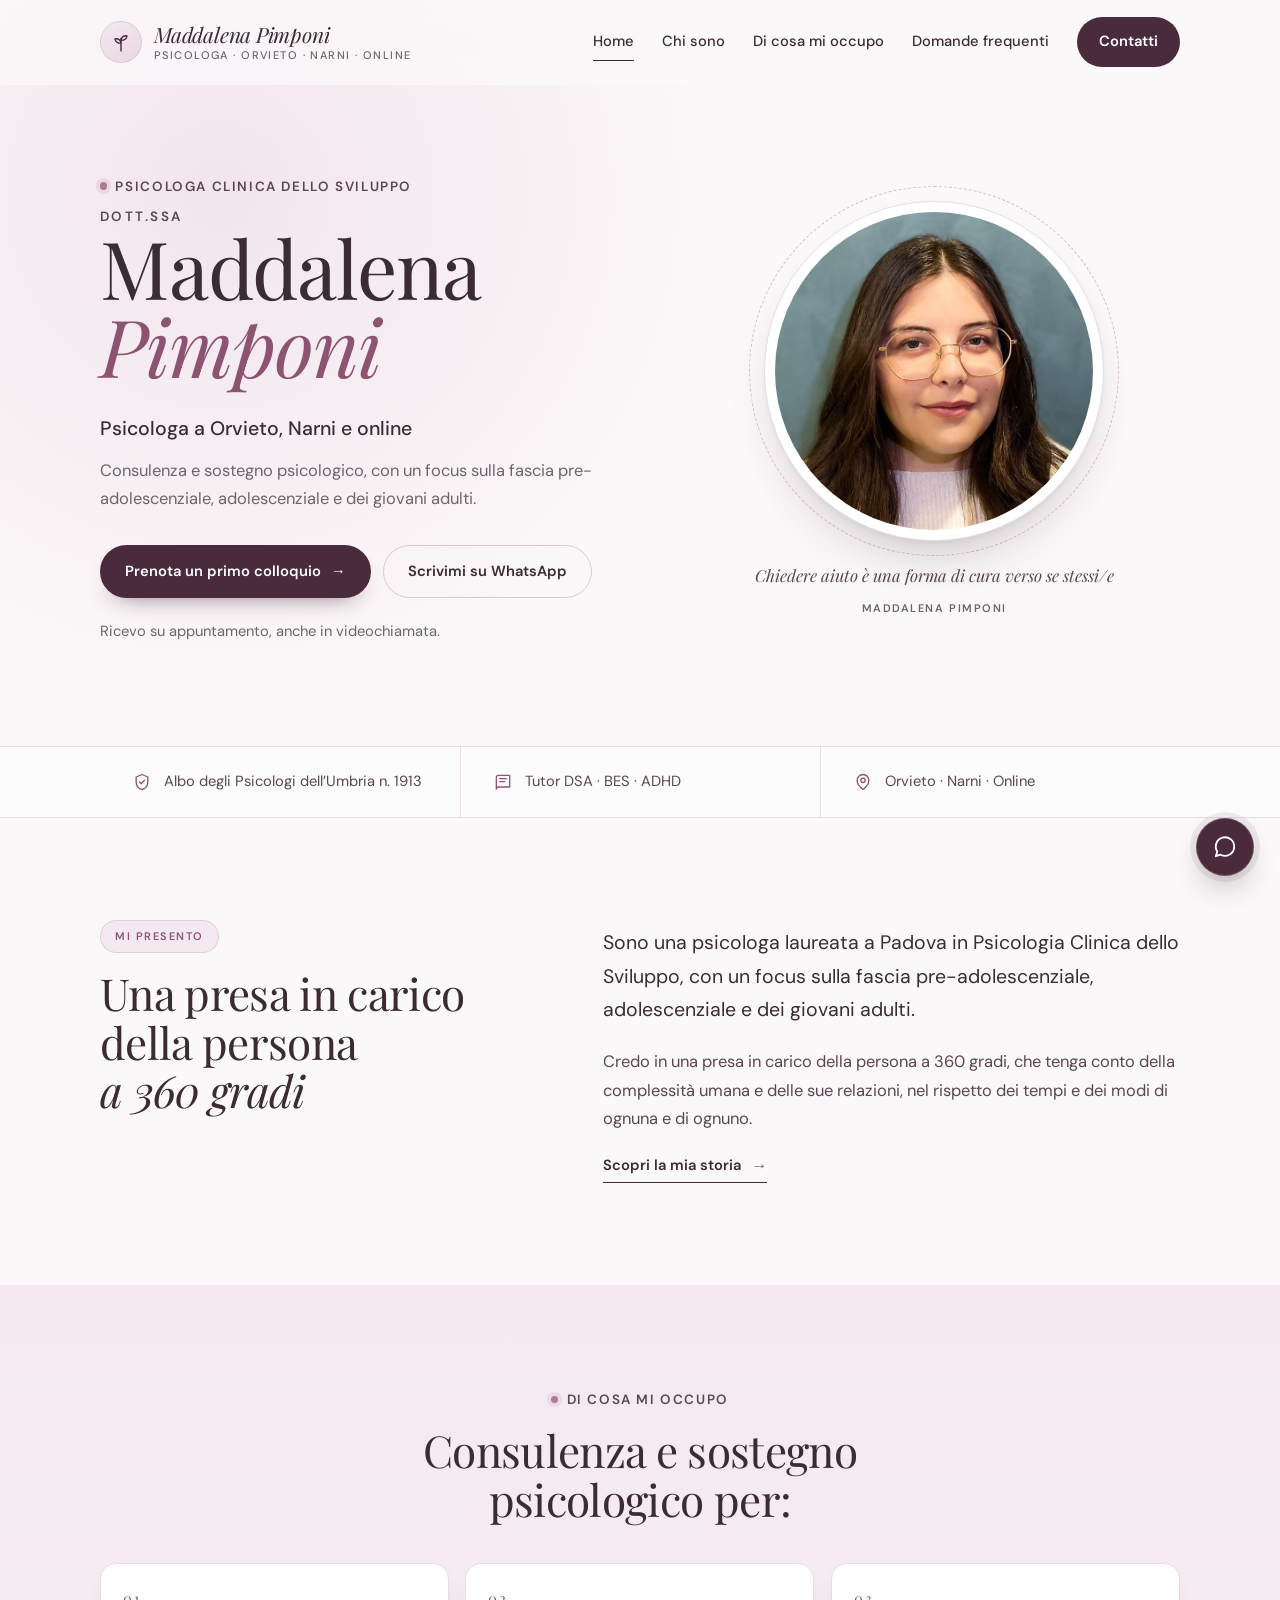
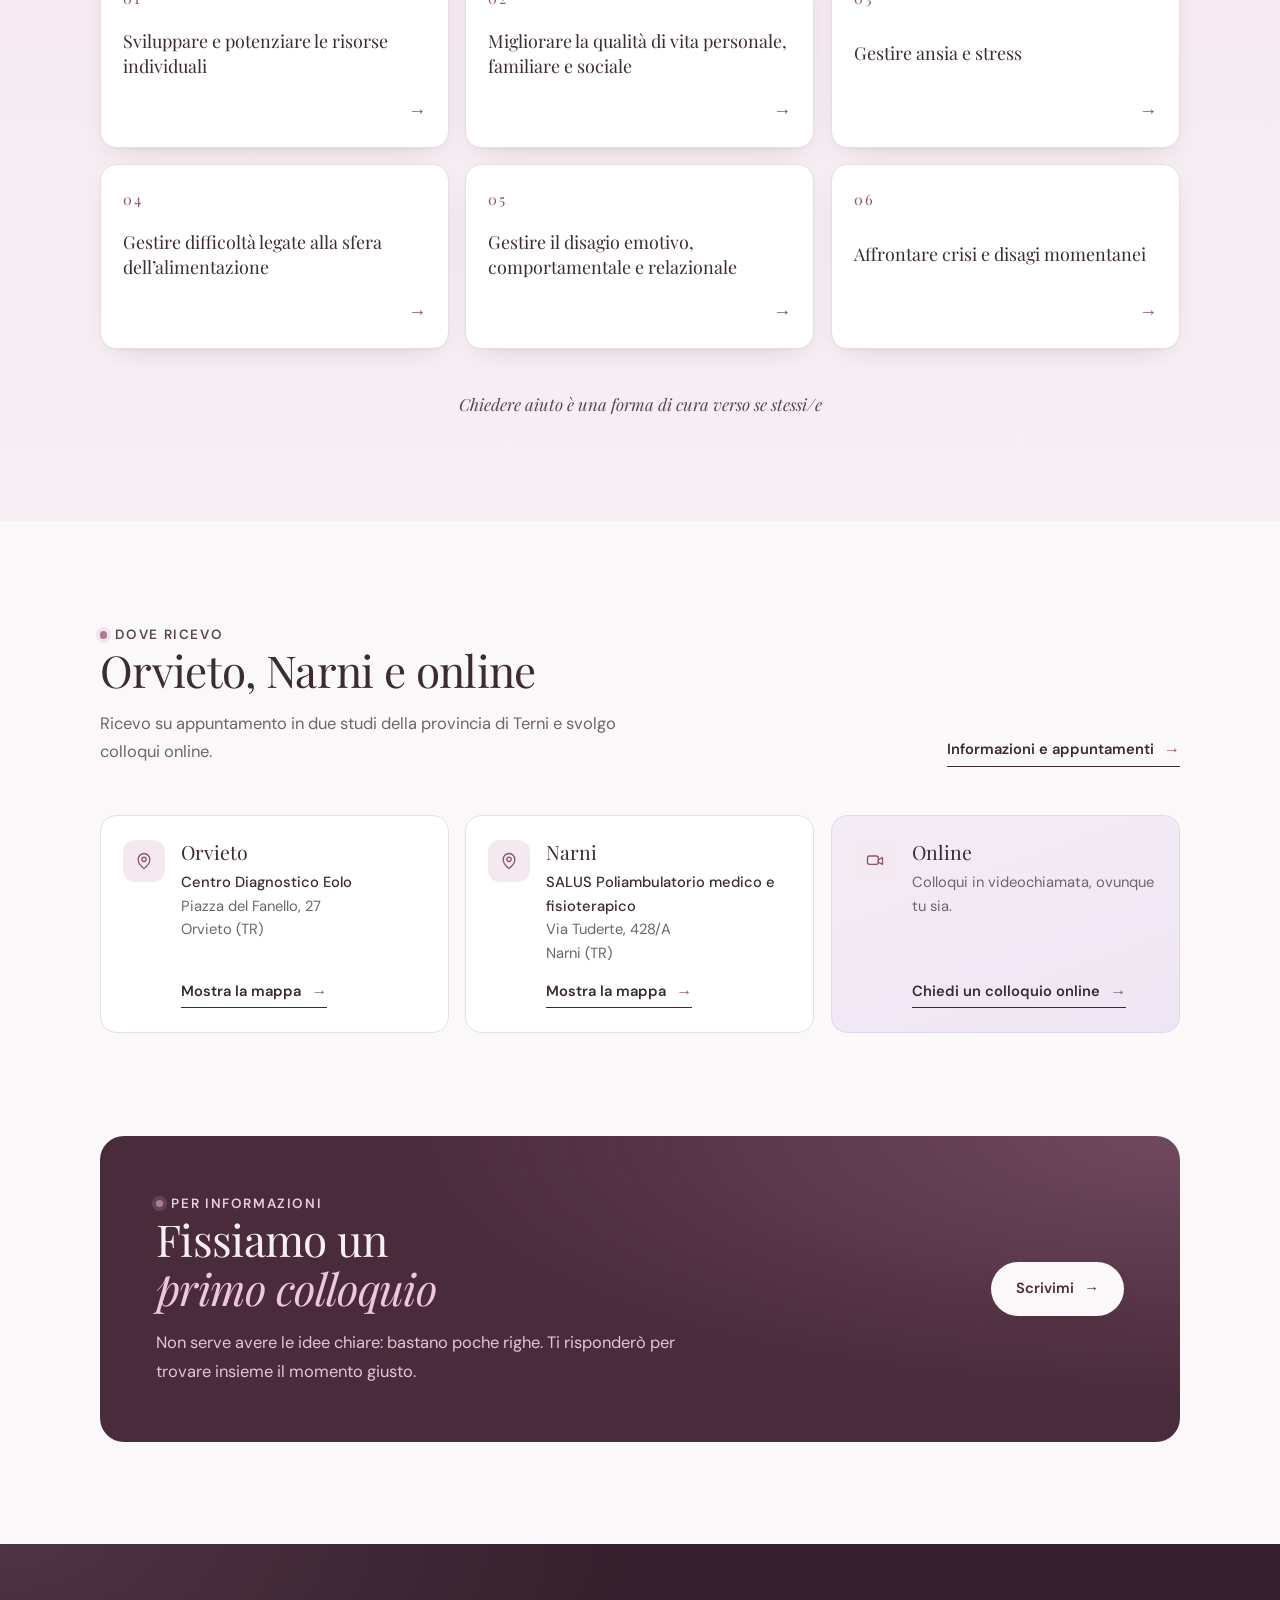
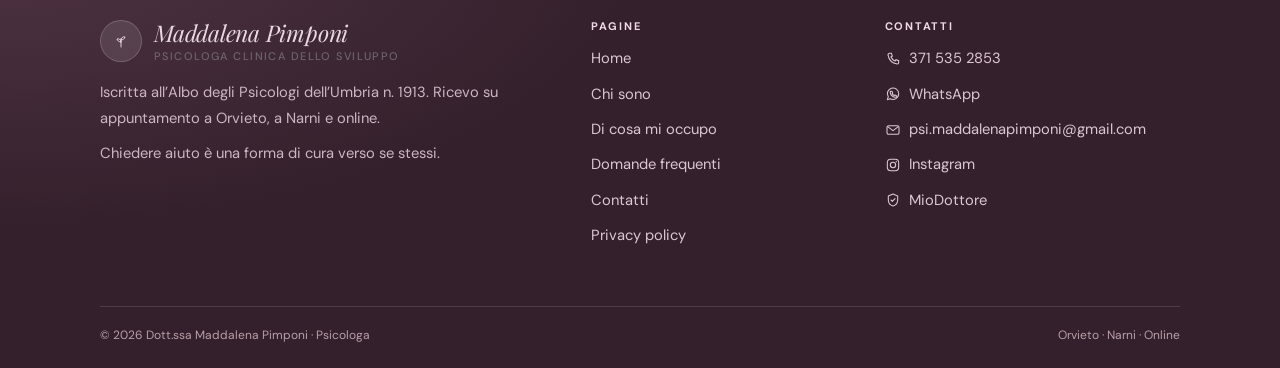
<file: static/index.html>
<!DOCTYPE html>
<html lang="it">

<head>
    <meta charset="utf-8" />
    <meta name="viewport" content="width=device-width, initial-scale=1.0" />
    <title>Home · Maddalena Pimponi, psicologa</title>
    <link rel="icon" href="./favicon.ico" sizes="48x48" />
    <link rel="icon" type="image/png" href="./favicon.png" sizes="512x512" />
    <link rel="icon" type="image/svg+xml" href="./favicon.svg" />
    <link rel="apple-touch-icon" href="./apple-touch-icon.png" />
    <link rel="stylesheet" href="./site.css" />
    <meta name="description" content="Psicologa clinica dello sviluppo a Orvieto, Narni e online: consulenza e sostegno psicologico per pre-adolescenti, adolescenti e giovani adulti." />
    
    <link rel="canonical" href="https://psicologamaddalenapimponi.it/" />
    <meta property="og:url" content="https://psicologamaddalenapimponi.it/" />
    <meta property="og:type" content="website" />
    <meta property="og:locale" content="it_IT" />
    <meta property="og:site_name" content="Dott.ssa Maddalena Pimponi" />
    <meta property="og:title" content="Home · Maddalena Pimponi, psicologa" />
    <meta property="og:description" content="Psicologa clinica dello sviluppo a Orvieto, Narni e online: consulenza e sostegno psicologico per pre-adolescenti, adolescenti e giovani adulti." />
    <meta property="og:image" content="https://psicologamaddalenapimponi.it/images/maddalena-ritratto.jpg" />
    <meta property="og:image:width" content="720" />
    <meta property="og:image:height" content="720" />
    <meta name="twitter:card" content="summary_large_image" />
    <script type="application/ld+json">{"@context":"https://schema.org","@type":"Psychologist","name":"Dott.ssa Maddalena Pimponi","description":"Psicologa clinica dello sviluppo a Orvieto, Narni e online: consulenza e sostegno psicologico per pre-adolescenti, adolescenti e giovani adulti.","url":"https://psicologamaddalenapimponi.it/","image":"https://psicologamaddalenapimponi.it/images/maddalena-ritratto.jpg","telephone":"+393715352853","email":"psi.maddalenapimponi@gmail.com","areaServed":["Orvieto","Narni"],"location":[{"@type":"Place","name":"Centro Diagnostico Eolo","address":{"@type":"PostalAddress","streetAddress":"Piazza del Fanello, 27","addressLocality":"Orvieto","addressRegion":"TR","addressCountry":"IT"}},{"@type":"Place","name":"SALUS Poliambulatorio medico e fisioterapico","address":{"@type":"PostalAddress","streetAddress":"Via Tuderte, 428/A","addressLocality":"Narni","addressRegion":"TR","addressCountry":"IT"}}]}</script>
</head>

<body>
    <a class="skip-link" href="#contenuto">Vai al contenuto</a>

<header class="site-header" id="site-header">
    <div class="header-inner">
        <a class="brand" href="./" aria-label="Maddalena Pimponi, pagina iniziale">
            <span class="brand-mark" aria-hidden="true"><svg viewBox="0 0 24 24" fill="none" stroke="currentColor" stroke-width="1.4" stroke-linecap="round" stroke-linejoin="round"><path d="M12 21V8.5"/><path d="M12 13.4c-3.4 0-5.6-1.8-6-4.5 3.3-.6 5.7 1 6 4.5Z"/><path d="M12 10.4c3.4 0 5.6-1.8 6-4.5-3.3-.6-5.7 1-6 4.5Z"/></svg></span>
            <span class="brand-text">
                <span class="brand-signature">Maddalena Pimponi</span>
                <span class="brand-subtitle">Psicologa · Orvieto · Narni · Online</span>
            </span>
        </a>

        <nav class="desktop-nav" aria-label="Navigazione principale">
            <a href="./" class="active" aria-current="page">Home</a><a href="./chi-sono/">Chi sono</a><a href="./di-cosa-mi-occupo/">Di cosa mi occupo</a><a href="./domande-frequenti/">Domande frequenti</a>
            <a class="nav-contact" href="./contatti/">Contatti</a>
        </nav>

        <details class="mobile-nav">
            <summary aria-label="Apri il menu">
                <svg viewBox="0 0 24 24" fill="none" stroke="currentColor" stroke-width="1.8" stroke-linecap="round" aria-hidden="true">
                    <path d="M4 7h16M4 12h16M4 17h16" />
                </svg>
                Menu
            </summary>
            <nav aria-label="Navigazione principale">
                <a href="./" class="active" aria-current="page">Home</a><a href="./chi-sono/">Chi sono</a><a href="./di-cosa-mi-occupo/">Di cosa mi occupo</a><a href="./domande-frequenti/">Domande frequenti</a><a href="./contatti/">Contatti</a><a href="./privacy/">Privacy policy</a>
            </nav>
        </details>
    </div>
</header>

    <main id="contenuto" tabindex="-1">
<section class="hero section-shell">
    <div class="hero-copy">
        <p class="eyebrow"><span class="spiral-mark" aria-hidden="true"></span>Psicologa clinica dello sviluppo</p>
        <h1><span class="hero-prefix">Dott.ssa</span>Maddalena<br /><em>Pimponi</em></h1>
        <p class="hero-subtitle">Psicologa a Orvieto, Narni e online</p>
        <p class="hero-description">Consulenza e sostegno psicologico, con un focus sulla fascia pre-adolescenziale, adolescenziale e dei giovani adulti.</p>
        <div class="button-row">
            <a class="button button-primary" href="./contatti/">Prenota un primo colloquio <span aria-hidden="true">→</span></a>
            <a class="button button-outline" href="https://wa.me/393715352853" target="_blank" rel="noopener noreferrer">Scrivimi su WhatsApp</a>
        </div>
        <p class="hero-note">Ricevo su appuntamento, anche in videochiamata.</p>
    </div>

    <div class="hero-art">
        <figure class="hero-figure">
            <span class="portrait-circle portrait-circle--hero">
                <img src="./images/maddalena-ritratto.jpg" alt="Ritratto della Dott.ssa Maddalena Pimponi" width="720" height="720" fetchpriority="high" decoding="async" />
            </span>
            <figcaption class="hero-caption">
                <span class="hero-caption-quote">Chiedere aiuto è una forma di cura verso <span class="nowrap">se stessi/e</span></span>
                <span class="hero-caption-name">Maddalena Pimponi</span>
            </figcaption>
        </figure>
    </div>
</section>

<section class="trust-strip">
    <div class="section-shell trust-inner">
        <p class="trust-item">
            <svg viewBox="0 0 24 24" fill="none" stroke="currentColor" stroke-width="1.6" stroke-linecap="round" stroke-linejoin="round" aria-hidden="true"><path d="M12 3 5 6v6c0 4.2 2.9 7.9 7 9 4.1-1.1 7-4.8 7-9V6l-7-3Z"/><path d="m9 12 2 2 4-4"/></svg>
            Albo degli Psicologi dell’Umbria n.&nbsp;1913
        </p>
        <p class="trust-item">
            <svg viewBox="0 0 24 24" fill="none" stroke="currentColor" stroke-width="1.6" stroke-linecap="round" stroke-linejoin="round" aria-hidden="true"><path d="M4 6.5A2.5 2.5 0 0 1 6.5 4H20v14H6.5A2.5 2.5 0 0 0 4 20.5v-14Z"/><path d="M8 8h8M8 11.5h6"/></svg>
            Tutor&nbsp;DSA&nbsp;·&nbsp;BES&nbsp;·&nbsp;ADHD
        </p>
        <p class="trust-item">
            <svg viewBox="0 0 24 24" fill="none" stroke="currentColor" stroke-width="1.6" stroke-linecap="round" stroke-linejoin="round" aria-hidden="true"><path d="M12 21s7-5.1 7-11a7 7 0 1 0-14 0c0 5.9 7 11 7 11Z"/><circle cx="12" cy="10" r="2.6"/></svg>
            Orvieto · Narni · Online
        </p>
    </div>
</section>

<section class="section section-white">
    <div class="section-shell intro-grid">
        <div>
            <span class="label-tag">Mi presento</span>
            <h2>Una presa in carico<br />della persona<br /><em>a 360 gradi</em></h2>
        </div>
        <div class="intro-text">
            <p>Sono una psicologa laureata a Padova in Psicologia Clinica dello Sviluppo, con un focus sulla fascia pre-adolescenziale, adolescenziale e dei giovani adulti.</p>
            <p>Credo in una presa in carico della persona a 360 gradi, che tenga conto della complessità umana e delle sue relazioni, nel rispetto dei tempi e dei modi di ognuna e di ognuno.</p>
            <a class="text-link" href="./chi-sono/">Scopri la mia storia <span aria-hidden="true">→</span></a>
        </div>
    </div>
</section>

<section class="section section-blush">
    <div class="section-shell centered">
        <p class="eyebrow eyebrow--center"><span class="spiral-mark" aria-hidden="true"></span>Di cosa mi occupo</p>
        <h2 class="section-heading">Consulenza e sostegno<br />psicologico per:</h2>
        <div class="paper-grid">
            <a class="paper-card" href="./di-cosa-mi-occupo/#risorse">
                <span class="paper-index">01</span>
                <span class="paper-title">Sviluppare e potenziare le risorse individuali</span>
                <span class="card-arrow" aria-hidden="true">→</span>
            </a>
            <a class="paper-card" href="./di-cosa-mi-occupo/#qualita">
                <span class="paper-index">02</span>
                <span class="paper-title">Migliorare la qualità di vita personale, familiare e sociale</span>
                <span class="card-arrow" aria-hidden="true">→</span>
            </a>
            <a class="paper-card" href="./di-cosa-mi-occupo/#ansia">
                <span class="paper-index">03</span>
                <span class="paper-title">Gestire ansia e stress</span>
                <span class="card-arrow" aria-hidden="true">→</span>
            </a>
            <a class="paper-card" href="./di-cosa-mi-occupo/#alimentazione">
                <span class="paper-index">04</span>
                <span class="paper-title">Gestire difficoltà legate alla sfera dell’alimentazione</span>
                <span class="card-arrow" aria-hidden="true">→</span>
            </a>
            <a class="paper-card" href="./di-cosa-mi-occupo/#disagio">
                <span class="paper-index">05</span>
                <span class="paper-title">Gestire il disagio emotivo, comportamentale e relazionale</span>
                <span class="card-arrow" aria-hidden="true">→</span>
            </a>
            <a class="paper-card" href="./di-cosa-mi-occupo/#crisi">
                <span class="paper-index">06</span>
                <span class="paper-title">Affrontare crisi e disagi momentanei</span>
                <span class="card-arrow" aria-hidden="true">→</span>
            </a>
        </div>
        <p class="handwritten">Chiedere aiuto è una forma di cura verso se stessi/e</p>
    </div>
</section>

<section class="section section-white">
    <div class="section-shell">
        <div class="section-heading-row">
            <div>
                <p class="eyebrow"><span class="spiral-mark" aria-hidden="true"></span>Dove ricevo</p>
                <h2>Orvieto, Narni e online</h2>
                <p class="muted">Ricevo su appuntamento in due studi della provincia di Terni e svolgo colloqui online.</p>
            </div>
            <a class="text-link" href="./contatti/">Informazioni e appuntamenti <span aria-hidden="true">→</span></a>
        </div>
        <div class="location-grid">
            <article class="location-card">
                <span class="location-icon" aria-hidden="true">
                    <svg viewBox="0 0 24 24" fill="none" stroke="currentColor" stroke-width="1.6" stroke-linecap="round" stroke-linejoin="round">
                        <path d="M12 21s7-5.1 7-11a7 7 0 1 0-14 0c0 5.9 7 11 7 11Z" />
                        <circle cx="12" cy="10" r="2.6" />
                    </svg>
                </span>
                <div>
                    <h3>Orvieto</h3>
                    <p><strong>Centro Diagnostico Eolo</strong><br />Piazza del Fanello, 27<br />Orvieto (TR)</p>
                    <a class="text-link" href="https://www.google.com/maps/search/?api=1&query=Piazza%20del%20Fanello%2C%2027%2C%20Orvieto%20%28TR%29" target="_blank" rel="noopener noreferrer">Mostra la mappa <span aria-hidden="true">→</span></a>
                </div>
            </article>
            <article class="location-card">
                <span class="location-icon" aria-hidden="true">
                    <svg viewBox="0 0 24 24" fill="none" stroke="currentColor" stroke-width="1.6" stroke-linecap="round" stroke-linejoin="round">
                        <path d="M12 21s7-5.1 7-11a7 7 0 1 0-14 0c0 5.9 7 11 7 11Z" />
                        <circle cx="12" cy="10" r="2.6" />
                    </svg>
                </span>
                <div>
                    <h3>Narni</h3>
                    <p><strong>SALUS Poliambulatorio medico e fisioterapico</strong><br />Via Tuderte, 428/A<br />Narni (TR)</p>
                    <a class="text-link" href="https://www.google.com/maps/search/?api=1&query=Via%20Tuderte%2C%20428/A%2C%20Narni%20%28TR%29" target="_blank" rel="noopener noreferrer">Mostra la mappa <span aria-hidden="true">→</span></a>
                </div>
            </article>
            <article class="location-card location-online">
                <span class="location-icon" aria-hidden="true">
                    <svg viewBox="0 0 24 24" fill="none" stroke="currentColor" stroke-width="1.6" stroke-linecap="round" stroke-linejoin="round" aria-hidden="true"><rect x="3" y="6" width="13" height="10" rx="2.5"/><path d="M16 10.5 21 8v8l-5-2.5V10.5Z"/></svg>
                </span>
                <div>
                    <h3>Online</h3>
                    <p>Colloqui in videochiamata, ovunque tu sia.</p>
                    <a class="text-link" href="./contatti/">Chiedi un colloquio online <span aria-hidden="true">→</span></a>
                </div>
            </article>
        </div>
    </div>
</section>

<section class="section section-white section--flush-top">
    <div class="section-shell">
        <div class="closing-cta">
            <div>
                <p class="eyebrow"><span class="spiral-mark" aria-hidden="true"></span>Per informazioni</p>
                <h2>Fissiamo un<br /><em>primo colloquio</em></h2>
                <p>Non serve avere le idee chiare: bastano poche righe. Ti risponderò per trovare insieme il momento giusto.</p>
            </div>
            <a class="button button-primary" href="./contatti/">Scrivimi <span aria-hidden="true">→</span></a>
        </div>
    </div>
</section>
    </main>

    <footer class="site-footer">
    <div class="footer-inner">
        <div class="footer-about">
            <a class="brand" href="./">
                <span class="brand-mark" aria-hidden="true"><svg viewBox="0 0 24 24" fill="none" stroke="currentColor" stroke-width="1.4" stroke-linecap="round" stroke-linejoin="round"><path d="M12 21V8.5"/><path d="M12 13.4c-3.4 0-5.6-1.8-6-4.5 3.3-.6 5.7 1 6 4.5Z"/><path d="M12 10.4c3.4 0 5.6-1.8 6-4.5-3.3-.6-5.7 1-6 4.5Z"/></svg></span>
                <span class="brand-text">
                    <span class="brand-signature">Maddalena Pimponi</span>
                    <span class="brand-subtitle">Psicologa clinica dello sviluppo</span>
                </span>
            </a>
            <p>Iscritta all’Albo degli Psicologi dell’Umbria n. 1913. Ricevo su appuntamento a Orvieto, a Narni e online.</p>
            <p>Chiedere aiuto è una forma di cura verso se stessi.</p>
        </div>

        <div>
            <h2>Pagine</h2>
            <a href="./">Home</a>
            <a href="./chi-sono/">Chi sono</a>
            <a href="./di-cosa-mi-occupo/">Di cosa mi occupo</a>
            <a href="./domande-frequenti/">Domande frequenti</a>
            <a href="./contatti/">Contatti</a>
            <a href="./privacy/">Privacy policy</a>
        </div>

        <div>
            <h2>Contatti</h2>
            <a href="tel:+393715352853"><svg viewBox="0 0 24 24" fill="none" stroke="currentColor" stroke-width="1.6" stroke-linecap="round" aria-hidden="true"><path d="M6.5 3.5h3l1.5 4-2 1.5a12 12 0 0 0 6 6l1.5-2 4 1.5v3a2 2 0 0 1-2.2 2A17 17 0 0 1 4.5 5.7a2 2 0 0 1 2-2.2Z"/></svg>371 535 2853</a>
            <a href="https://wa.me/393715352853" target="_blank" rel="noopener noreferrer"><svg viewBox="0 0 24 24" fill="none" stroke="currentColor" stroke-width="1.6" stroke-linecap="round" stroke-linejoin="round" aria-hidden="true"><path d="M20.5 11.6a8.5 8.5 0 0 1-12.6 7.5L3.5 20.5l1.4-4.3A8.5 8.5 0 1 1 20.5 11.6Z"/><path d="M8.7 8.4c.3-.5.7-.5 1-.5h.6c.2 0 .4.1.5.4l.7 1.6c.1.3 0 .5-.2.7l-.5.6a6 6 0 0 0 3.1 3.1l.6-.5c.2-.2.4-.3.7-.2l1.6.7c.3.1.4.3.4.5v.6c0 .4-.1.8-.6 1a2 2 0 0 1-1.5.4 9 9 0 0 1-7.3-7.3 2 2 0 0 1 .4-1.6Z"/></svg>WhatsApp</a>
            <a href="mailto:psi.maddalenapimponi@gmail.com"><svg viewBox="0 0 24 24" fill="none" stroke="currentColor" stroke-width="1.6" stroke-linecap="round" stroke-linejoin="round" aria-hidden="true"><rect x="3" y="5.5" width="18" height="13" rx="2.5"/><path d="m4 7 8 6 8-6"/></svg>psi.maddalenapimponi@gmail.com</a>
            <a href="https://www.instagram.com/psi.maddalenapimponi/" target="_blank" rel="noopener noreferrer"><svg viewBox="0 0 24 24" fill="none" stroke="currentColor" stroke-width="1.6" stroke-linecap="round" aria-hidden="true"><rect x="3.5" y="3.5" width="17" height="17" rx="5"/><circle cx="12" cy="12" r="4"/><circle cx="17" cy="7" r="1" fill="currentColor" stroke="none"/></svg>Instagram</a>
            <a href="https://www.miodottore.it/profilo/maddalena-pimponi" target="_blank" rel="noopener noreferrer"><svg viewBox="0 0 24 24" fill="none" stroke="currentColor" stroke-width="1.6" stroke-linecap="round" stroke-linejoin="round" aria-hidden="true"><path d="M12 3 5 6v6c0 4.2 2.9 7.9 7 9 4.1-1.1 7-4.8 7-9V6l-7-3Z"/><path d="m9 12 2 2 4-4"/></svg>MioDottore</a>
        </div>
    </div>

    <div class="footer-bottom">
        <span>© <span id="anno-corrente">2026</span> Dott.ssa Maddalena Pimponi · Psicologa</span>
        <span>Orvieto · Narni · Online</span>
    </div>
</footer>

<a class="whatsapp-float" href="https://wa.me/393715352853" target="_blank" rel="noopener noreferrer" aria-label="Scrivimi su WhatsApp">
    <svg viewBox="0 0 24 24" fill="none" stroke="currentColor" stroke-width="1.7" stroke-linecap="round" stroke-linejoin="round" aria-hidden="true">
        <path d="M20.5 11.6a8.5 8.5 0 0 1-12.6 7.5L3.5 20.5l1.4-4.3A8.5 8.5 0 1 1 20.5 11.6Z" />
    </svg>
</a>

    <script src="./js/navigation.js"></script>
</body>

</html>
</file>
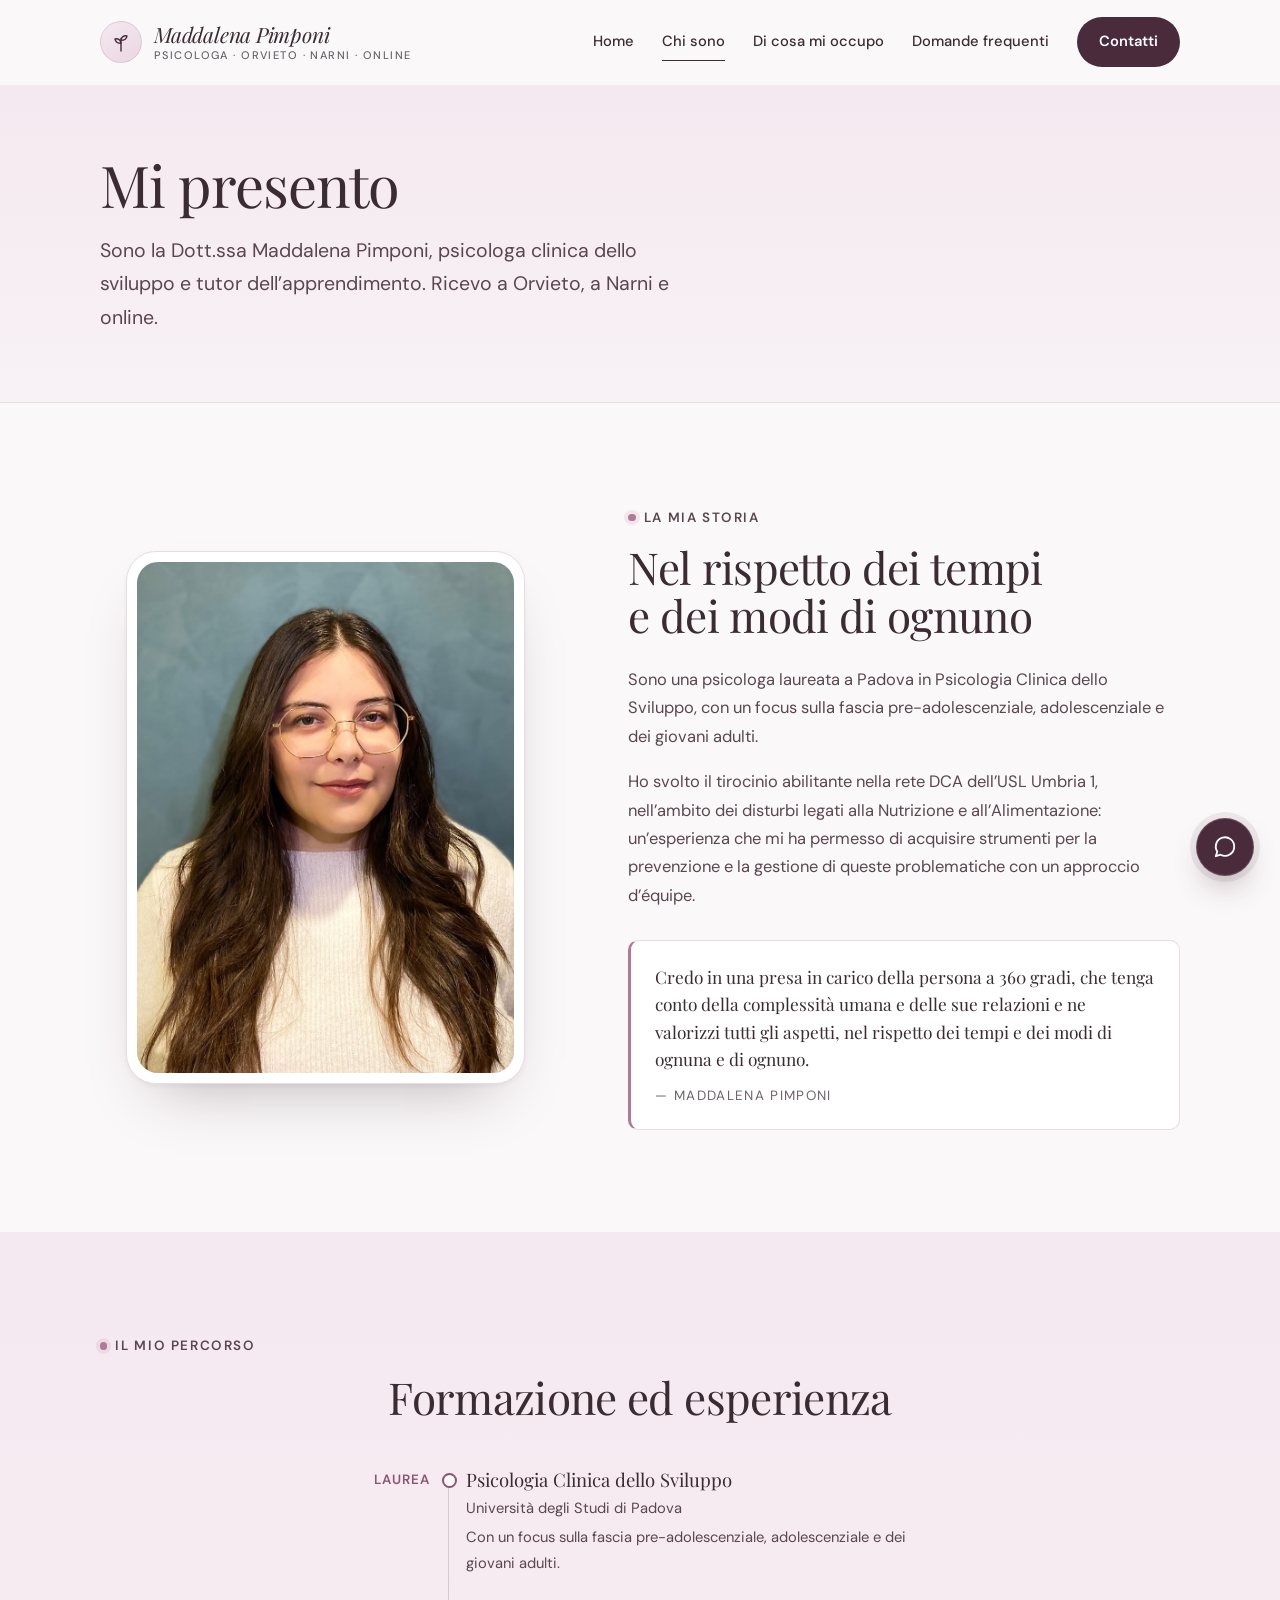
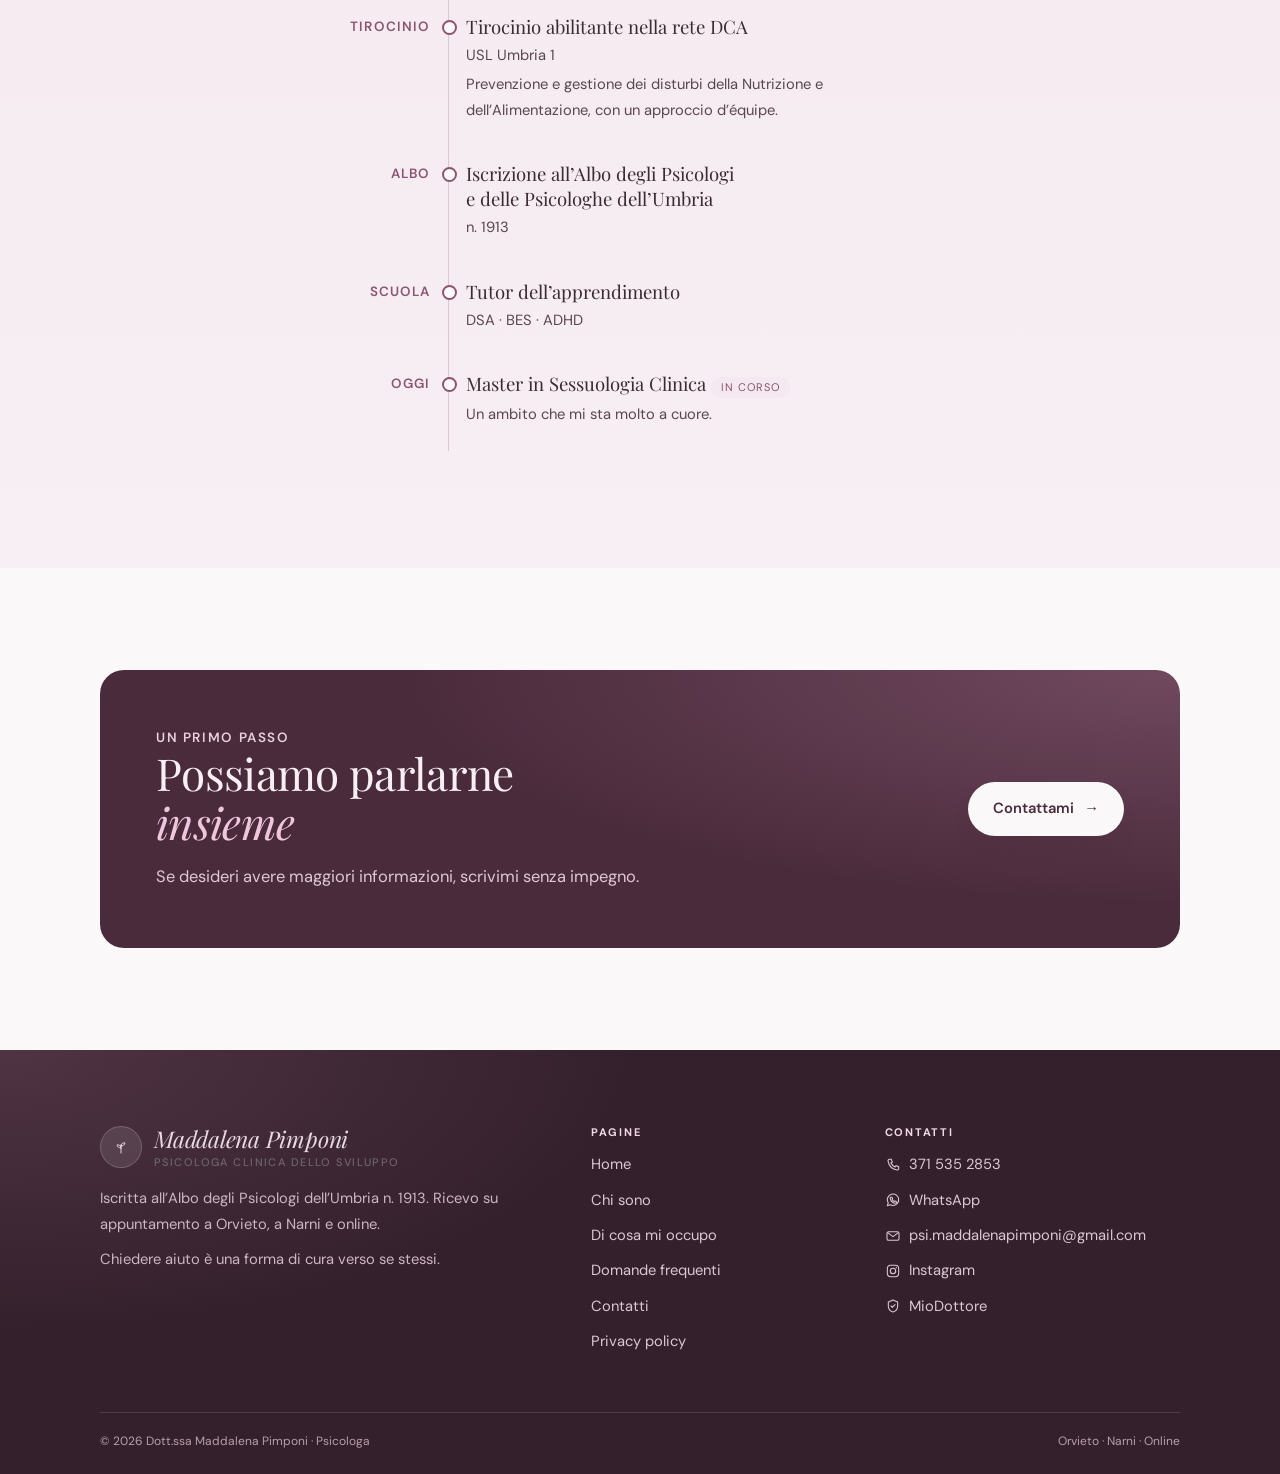
<file: static/chi-sono/index.html>
<!DOCTYPE html>
<html lang="it">

<head>
    <meta charset="utf-8" />
    <meta name="viewport" content="width=device-width, initial-scale=1.0" />
    <title>Chi sono · Maddalena Pimponi</title>
    <link rel="icon" href="../favicon.ico" sizes="48x48" />
    <link rel="icon" type="image/png" href="../favicon.png" sizes="512x512" />
    <link rel="icon" type="image/svg+xml" href="../favicon.svg" />
    <link rel="apple-touch-icon" href="../apple-touch-icon.png" />
    <link rel="stylesheet" href="../site.css" />
    <meta name="description" content="Dott.ssa Maddalena Pimponi, psicologa clinica dello sviluppo e tutor dell'apprendimento: formazione, approccio e percorso professionale." />
    
    <link rel="canonical" href="https://psicologamaddalenapimponi.it/chi-sono/" />
    <meta property="og:url" content="https://psicologamaddalenapimponi.it/chi-sono/" />
    <meta property="og:type" content="website" />
    <meta property="og:locale" content="it_IT" />
    <meta property="og:site_name" content="Dott.ssa Maddalena Pimponi" />
    <meta property="og:title" content="Chi sono · Maddalena Pimponi" />
    <meta property="og:description" content="Dott.ssa Maddalena Pimponi, psicologa clinica dello sviluppo e tutor dell'apprendimento: formazione, approccio e percorso professionale." />
    <meta property="og:image" content="https://psicologamaddalenapimponi.it/images/maddalena-ritratto.jpg" />
    <meta property="og:image:width" content="720" />
    <meta property="og:image:height" content="720" />
    <meta name="twitter:card" content="summary_large_image" />
    <script type="application/ld+json">{"@context":"https://schema.org","@type":"Psychologist","name":"Dott.ssa Maddalena Pimponi","description":"Psicologa clinica dello sviluppo a Orvieto, Narni e online: consulenza e sostegno psicologico per pre-adolescenti, adolescenti e giovani adulti.","url":"https://psicologamaddalenapimponi.it/","image":"https://psicologamaddalenapimponi.it/images/maddalena-ritratto.jpg","telephone":"+393715352853","email":"psi.maddalenapimponi@gmail.com","areaServed":["Orvieto","Narni"],"location":[{"@type":"Place","name":"Centro Diagnostico Eolo","address":{"@type":"PostalAddress","streetAddress":"Piazza del Fanello, 27","addressLocality":"Orvieto","addressRegion":"TR","addressCountry":"IT"}},{"@type":"Place","name":"SALUS Poliambulatorio medico e fisioterapico","address":{"@type":"PostalAddress","streetAddress":"Via Tuderte, 428/A","addressLocality":"Narni","addressRegion":"TR","addressCountry":"IT"}}]}</script>
</head>

<body>
    <a class="skip-link" href="#contenuto">Vai al contenuto</a>

<header class="site-header" id="site-header">
    <div class="header-inner">
        <a class="brand" href="../" aria-label="Maddalena Pimponi, pagina iniziale">
            <span class="brand-mark" aria-hidden="true"><svg viewBox="0 0 24 24" fill="none" stroke="currentColor" stroke-width="1.4" stroke-linecap="round" stroke-linejoin="round"><path d="M12 21V8.5"/><path d="M12 13.4c-3.4 0-5.6-1.8-6-4.5 3.3-.6 5.7 1 6 4.5Z"/><path d="M12 10.4c3.4 0 5.6-1.8 6-4.5-3.3-.6-5.7 1-6 4.5Z"/></svg></span>
            <span class="brand-text">
                <span class="brand-signature">Maddalena Pimponi</span>
                <span class="brand-subtitle">Psicologa · Orvieto · Narni · Online</span>
            </span>
        </a>

        <nav class="desktop-nav" aria-label="Navigazione principale">
            <a href="../">Home</a><a href="../chi-sono/" class="active" aria-current="page">Chi sono</a><a href="../di-cosa-mi-occupo/">Di cosa mi occupo</a><a href="../domande-frequenti/">Domande frequenti</a>
            <a class="nav-contact" href="../contatti/">Contatti</a>
        </nav>

        <details class="mobile-nav">
            <summary aria-label="Apri il menu">
                <svg viewBox="0 0 24 24" fill="none" stroke="currentColor" stroke-width="1.8" stroke-linecap="round" aria-hidden="true">
                    <path d="M4 7h16M4 12h16M4 17h16" />
                </svg>
                Menu
            </summary>
            <nav aria-label="Navigazione principale">
                <a href="../">Home</a><a href="../chi-sono/" class="active" aria-current="page">Chi sono</a><a href="../di-cosa-mi-occupo/">Di cosa mi occupo</a><a href="../domande-frequenti/">Domande frequenti</a><a href="../contatti/">Contatti</a><a href="../privacy/">Privacy policy</a>
            </nav>
        </details>
    </div>
</header>

    <main id="contenuto" tabindex="-1">
<section class="page-hero">
    <div class="section-shell page-hero-inner">
        <div class="page-hero-copy">
            <h1>Mi presento</h1>
            <p>Sono la Dott.ssa Maddalena Pimponi, psicologa clinica dello sviluppo e tutor dell’apprendimento. Ricevo a Orvieto, a Narni e online.</p>
        </div>
    </div>
</section>

<section class="section section-white">
    <div class="section-shell story-grid">
        <div class="portrait-frame">
            <span class="portrait-rect">
                <img src="../images/maddalena-verticale.jpg" alt="Ritratto della Dott.ssa Maddalena Pimponi" width="844" height="1125" loading="lazy" decoding="async" />
            </span>
        </div>
        <div class="story-copy">
            <p class="eyebrow"><span class="spiral-mark" aria-hidden="true"></span> La mia storia</p>
            <h2>Nel rispetto dei tempi<br />e dei modi di ognuno</h2>
            <p>Sono una psicologa laureata a Padova in Psicologia Clinica dello Sviluppo, con un focus sulla fascia pre-adolescenziale, adolescenziale e dei giovani adulti.</p>
            <p class="muted">Ho svolto il tirocinio abilitante nella rete DCA dell’USL Umbria 1, nell’ambito dei disturbi legati alla Nutrizione e all’Alimentazione: un’esperienza che mi ha permesso di acquisire strumenti per la prevenzione e la gestione di queste problematiche con un approccio d’équipe.</p>
            <blockquote>Credo in una presa in carico della persona a 360 gradi, che tenga conto della complessità umana e delle sue relazioni e ne valorizzi tutti gli aspetti, nel rispetto dei tempi e dei modi di ognuna e di ognuno.<cite>— Maddalena Pimponi</cite></blockquote>
        </div>
    </div>
</section>

<section class="section section-blush">
    <div class="section-shell centered">
        <p class="eyebrow"><span class="spiral-mark" aria-hidden="true"></span> Il mio percorso</p>
        <h2 class="section-heading">Formazione ed esperienza</h2>
        <ol class="timeline">
            <li><span>Laurea</span><div><h3>Psicologia Clinica dello Sviluppo</h3><p>Università degli Studi di Padova</p><p class="muted">Con un focus sulla fascia pre-adolescenziale, adolescenziale e dei giovani adulti.</p></div></li>
            <li><span>Tirocinio</span><div><h3>Tirocinio abilitante nella rete DCA</h3><p>USL Umbria 1</p><p class="muted">Prevenzione e gestione dei disturbi della Nutrizione e dell’Alimentazione, con un approccio d’équipe.</p></div></li>
            <li><span>Albo</span><div><h3>Iscrizione all’Albo degli Psicologi<br />e delle Psicologhe dell’Umbria</h3><p>n. 1913</p></div></li>
            <li><span>Scuola</span><div><h3>Tutor dell’apprendimento</h3><p>DSA · BES · ADHD</p></div></li>
            <li><span>Oggi</span><div><h3>Master in Sessuologia Clinica <small>in corso</small></h3><p class="muted">Un ambito che mi sta molto a cuore.</p></div></li>
        </ol>
    </div>
</section>

<section class="section section-white">
    <div class="section-shell closing-cta">
        <div><p class="eyebrow">Un primo passo</p><h2>Possiamo parlarne<br /><em>insieme</em></h2><p>Se desideri avere maggiori informazioni, scrivimi senza impegno.</p></div>
        <a class="button button-primary" href="../contatti/">Contattami <span>→</span></a>
    </div>
</section>
    </main>

    <footer class="site-footer">
    <div class="footer-inner">
        <div class="footer-about">
            <a class="brand" href="../">
                <span class="brand-mark" aria-hidden="true"><svg viewBox="0 0 24 24" fill="none" stroke="currentColor" stroke-width="1.4" stroke-linecap="round" stroke-linejoin="round"><path d="M12 21V8.5"/><path d="M12 13.4c-3.4 0-5.6-1.8-6-4.5 3.3-.6 5.7 1 6 4.5Z"/><path d="M12 10.4c3.4 0 5.6-1.8 6-4.5-3.3-.6-5.7 1-6 4.5Z"/></svg></span>
                <span class="brand-text">
                    <span class="brand-signature">Maddalena Pimponi</span>
                    <span class="brand-subtitle">Psicologa clinica dello sviluppo</span>
                </span>
            </a>
            <p>Iscritta all’Albo degli Psicologi dell’Umbria n. 1913. Ricevo su appuntamento a Orvieto, a Narni e online.</p>
            <p>Chiedere aiuto è una forma di cura verso se stessi.</p>
        </div>

        <div>
            <h2>Pagine</h2>
            <a href="../">Home</a>
            <a href="../chi-sono/">Chi sono</a>
            <a href="../di-cosa-mi-occupo/">Di cosa mi occupo</a>
            <a href="../domande-frequenti/">Domande frequenti</a>
            <a href="../contatti/">Contatti</a>
            <a href="../privacy/">Privacy policy</a>
        </div>

        <div>
            <h2>Contatti</h2>
            <a href="tel:+393715352853"><svg viewBox="0 0 24 24" fill="none" stroke="currentColor" stroke-width="1.6" stroke-linecap="round" aria-hidden="true"><path d="M6.5 3.5h3l1.5 4-2 1.5a12 12 0 0 0 6 6l1.5-2 4 1.5v3a2 2 0 0 1-2.2 2A17 17 0 0 1 4.5 5.7a2 2 0 0 1 2-2.2Z"/></svg>371 535 2853</a>
            <a href="https://wa.me/393715352853" target="_blank" rel="noopener noreferrer"><svg viewBox="0 0 24 24" fill="none" stroke="currentColor" stroke-width="1.6" stroke-linecap="round" stroke-linejoin="round" aria-hidden="true"><path d="M20.5 11.6a8.5 8.5 0 0 1-12.6 7.5L3.5 20.5l1.4-4.3A8.5 8.5 0 1 1 20.5 11.6Z"/><path d="M8.7 8.4c.3-.5.7-.5 1-.5h.6c.2 0 .4.1.5.4l.7 1.6c.1.3 0 .5-.2.7l-.5.6a6 6 0 0 0 3.1 3.1l.6-.5c.2-.2.4-.3.7-.2l1.6.7c.3.1.4.3.4.5v.6c0 .4-.1.8-.6 1a2 2 0 0 1-1.5.4 9 9 0 0 1-7.3-7.3 2 2 0 0 1 .4-1.6Z"/></svg>WhatsApp</a>
            <a href="mailto:psi.maddalenapimponi@gmail.com"><svg viewBox="0 0 24 24" fill="none" stroke="currentColor" stroke-width="1.6" stroke-linecap="round" stroke-linejoin="round" aria-hidden="true"><rect x="3" y="5.5" width="18" height="13" rx="2.5"/><path d="m4 7 8 6 8-6"/></svg>psi.maddalenapimponi@gmail.com</a>
            <a href="https://www.instagram.com/psi.maddalenapimponi/" target="_blank" rel="noopener noreferrer"><svg viewBox="0 0 24 24" fill="none" stroke="currentColor" stroke-width="1.6" stroke-linecap="round" aria-hidden="true"><rect x="3.5" y="3.5" width="17" height="17" rx="5"/><circle cx="12" cy="12" r="4"/><circle cx="17" cy="7" r="1" fill="currentColor" stroke="none"/></svg>Instagram</a>
            <a href="https://www.miodottore.it/profilo/maddalena-pimponi" target="_blank" rel="noopener noreferrer"><svg viewBox="0 0 24 24" fill="none" stroke="currentColor" stroke-width="1.6" stroke-linecap="round" stroke-linejoin="round" aria-hidden="true"><path d="M12 3 5 6v6c0 4.2 2.9 7.9 7 9 4.1-1.1 7-4.8 7-9V6l-7-3Z"/><path d="m9 12 2 2 4-4"/></svg>MioDottore</a>
        </div>
    </div>

    <div class="footer-bottom">
        <span>© <span id="anno-corrente">2026</span> Dott.ssa Maddalena Pimponi · Psicologa</span>
        <span>Orvieto · Narni · Online</span>
    </div>
</footer>

<a class="whatsapp-float" href="https://wa.me/393715352853" target="_blank" rel="noopener noreferrer" aria-label="Scrivimi su WhatsApp">
    <svg viewBox="0 0 24 24" fill="none" stroke="currentColor" stroke-width="1.7" stroke-linecap="round" stroke-linejoin="round" aria-hidden="true">
        <path d="M20.5 11.6a8.5 8.5 0 0 1-12.6 7.5L3.5 20.5l1.4-4.3A8.5 8.5 0 1 1 20.5 11.6Z" />
    </svg>
</a>

    <script src="../js/navigation.js"></script>
</body>

</html>
</file>
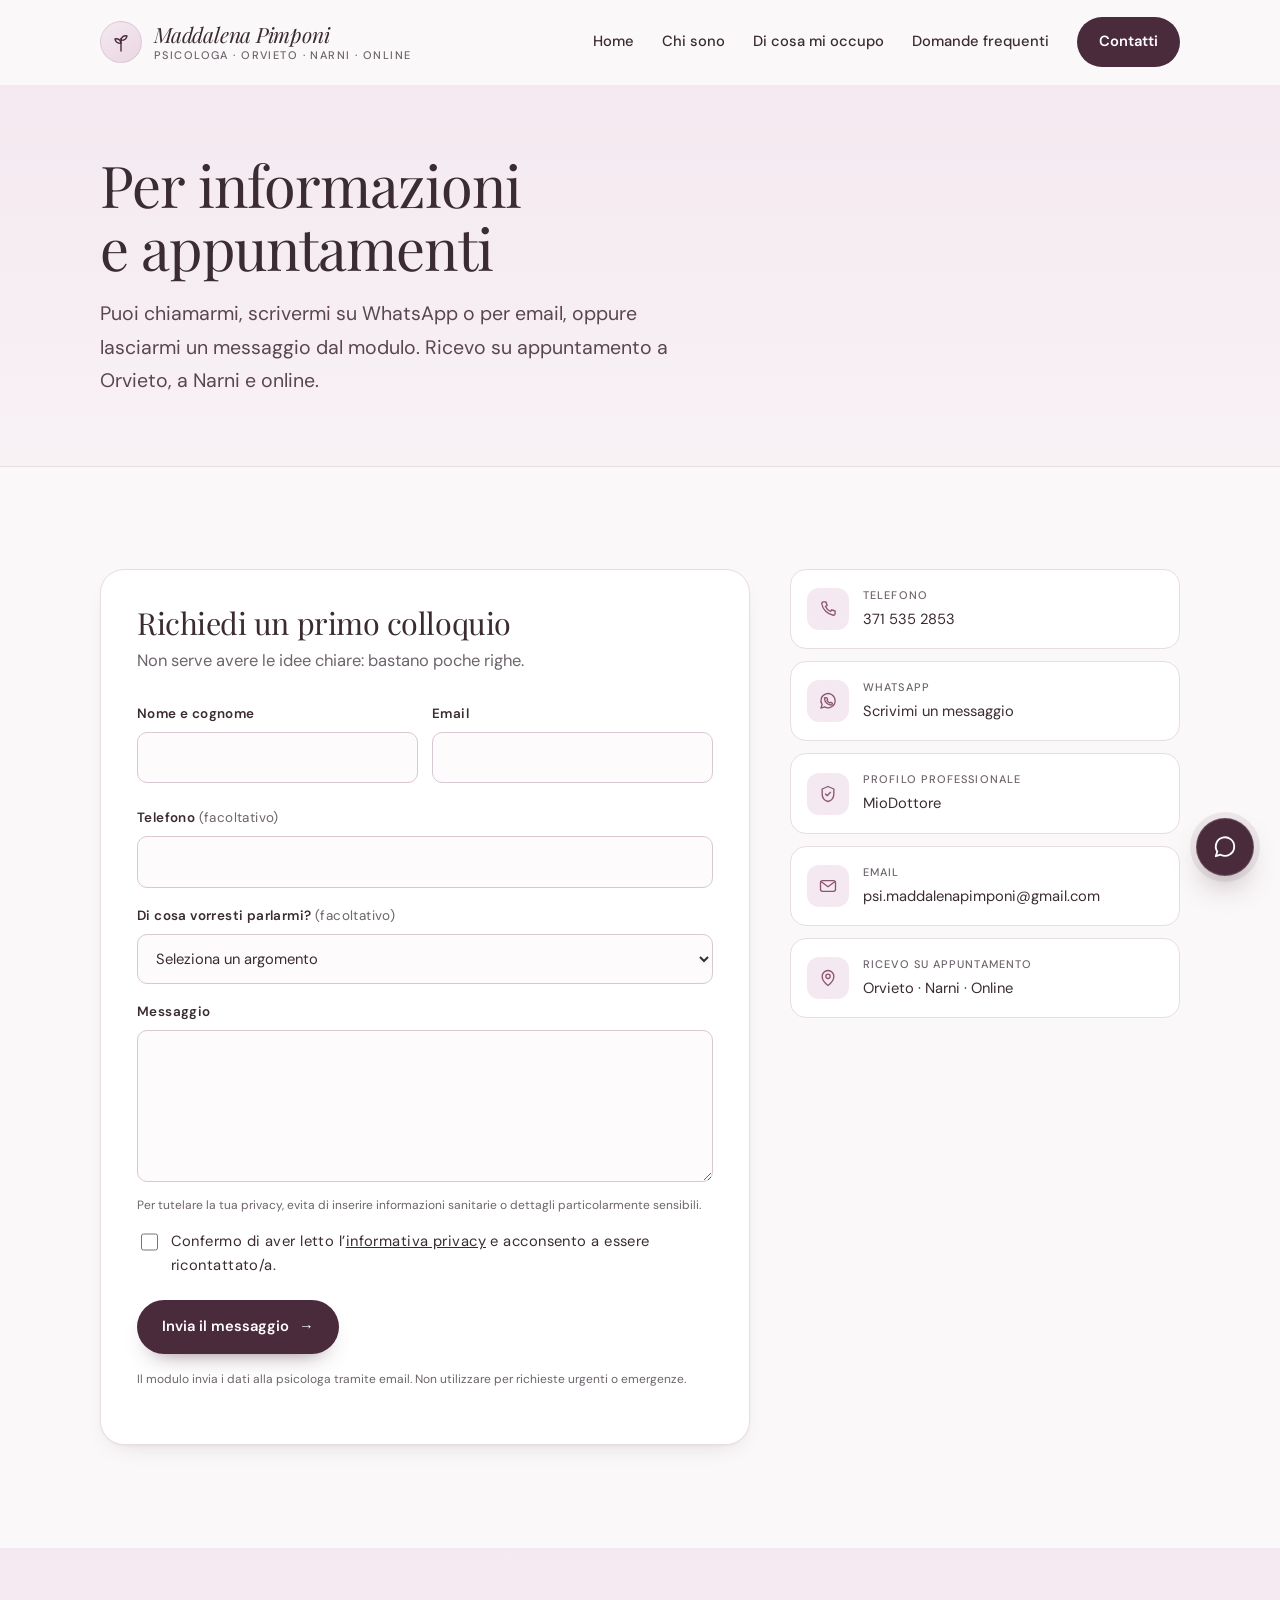
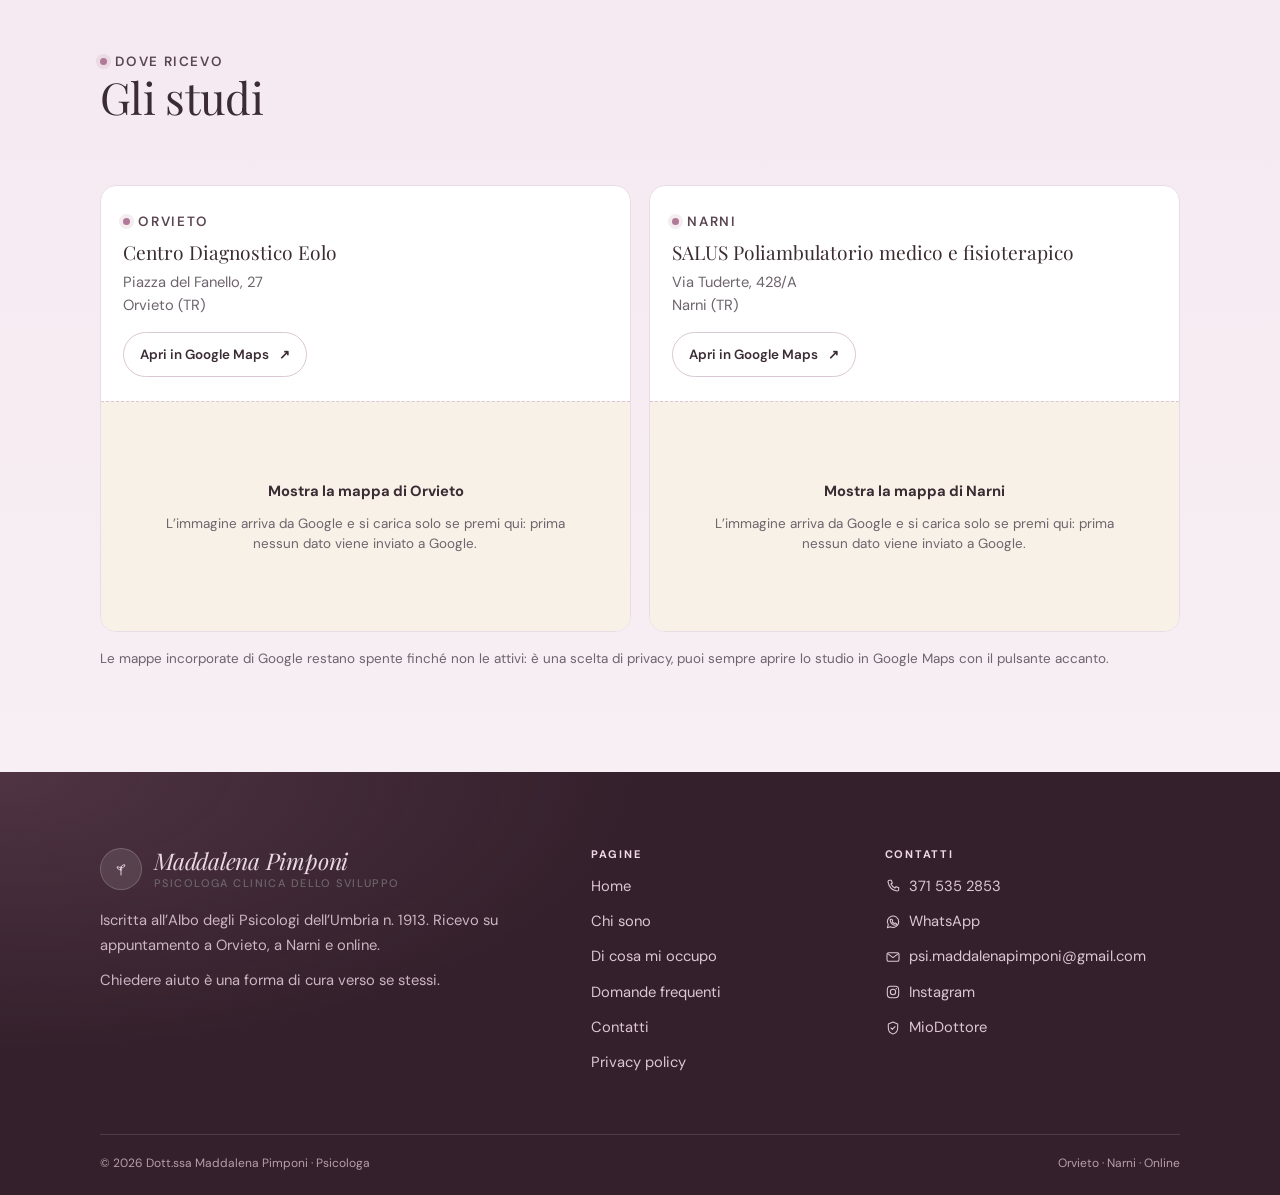
<file: static/contatti/index.html>
<!DOCTYPE html>
<html lang="it">

<head>
    <meta charset="utf-8" />
    <meta name="viewport" content="width=device-width, initial-scale=1.0" />
    <title>Contatti e appuntamenti · Maddalena Pimponi</title>
    <link rel="icon" href="../favicon.ico" sizes="48x48" />
    <link rel="icon" type="image/png" href="../favicon.png" sizes="512x512" />
    <link rel="icon" type="image/svg+xml" href="../favicon.svg" />
    <link rel="apple-touch-icon" href="../apple-touch-icon.png" />
    <link rel="stylesheet" href="../site.css" />
    <meta name="description" content="Telefono, WhatsApp, email e modulo per un primo colloquio. Ricevo su appuntamento a Orvieto, a Narni e online." />
    
    <link rel="canonical" href="https://psicologamaddalenapimponi.it/contatti/" />
    <meta property="og:url" content="https://psicologamaddalenapimponi.it/contatti/" />
    <meta property="og:type" content="website" />
    <meta property="og:locale" content="it_IT" />
    <meta property="og:site_name" content="Dott.ssa Maddalena Pimponi" />
    <meta property="og:title" content="Contatti e appuntamenti · Maddalena Pimponi" />
    <meta property="og:description" content="Telefono, WhatsApp, email e modulo per un primo colloquio. Ricevo su appuntamento a Orvieto, a Narni e online." />
    <meta property="og:image" content="https://psicologamaddalenapimponi.it/images/maddalena-ritratto.jpg" />
    <meta property="og:image:width" content="720" />
    <meta property="og:image:height" content="720" />
    <meta name="twitter:card" content="summary_large_image" />
    <script type="application/ld+json">{"@context":"https://schema.org","@type":"Psychologist","name":"Dott.ssa Maddalena Pimponi","description":"Psicologa clinica dello sviluppo a Orvieto, Narni e online: consulenza e sostegno psicologico per pre-adolescenti, adolescenti e giovani adulti.","url":"https://psicologamaddalenapimponi.it/","image":"https://psicologamaddalenapimponi.it/images/maddalena-ritratto.jpg","telephone":"+393715352853","email":"psi.maddalenapimponi@gmail.com","areaServed":["Orvieto","Narni"],"location":[{"@type":"Place","name":"Centro Diagnostico Eolo","address":{"@type":"PostalAddress","streetAddress":"Piazza del Fanello, 27","addressLocality":"Orvieto","addressRegion":"TR","addressCountry":"IT"}},{"@type":"Place","name":"SALUS Poliambulatorio medico e fisioterapico","address":{"@type":"PostalAddress","streetAddress":"Via Tuderte, 428/A","addressLocality":"Narni","addressRegion":"TR","addressCountry":"IT"}}]}</script>
</head>

<body class="senza-float">
    <a class="skip-link" href="#contenuto">Vai al contenuto</a>

<header class="site-header" id="site-header">
    <div class="header-inner">
        <a class="brand" href="../" aria-label="Maddalena Pimponi, pagina iniziale">
            <span class="brand-mark" aria-hidden="true"><svg viewBox="0 0 24 24" fill="none" stroke="currentColor" stroke-width="1.4" stroke-linecap="round" stroke-linejoin="round"><path d="M12 21V8.5"/><path d="M12 13.4c-3.4 0-5.6-1.8-6-4.5 3.3-.6 5.7 1 6 4.5Z"/><path d="M12 10.4c3.4 0 5.6-1.8 6-4.5-3.3-.6-5.7 1-6 4.5Z"/></svg></span>
            <span class="brand-text">
                <span class="brand-signature">Maddalena Pimponi</span>
                <span class="brand-subtitle">Psicologa · Orvieto · Narni · Online</span>
            </span>
        </a>

        <nav class="desktop-nav" aria-label="Navigazione principale">
            <a href="../">Home</a><a href="../chi-sono/">Chi sono</a><a href="../di-cosa-mi-occupo/">Di cosa mi occupo</a><a href="../domande-frequenti/">Domande frequenti</a>
            <a class="nav-contact active" aria-current="page" href="../contatti/">Contatti</a>
        </nav>

        <details class="mobile-nav">
            <summary aria-label="Apri il menu">
                <svg viewBox="0 0 24 24" fill="none" stroke="currentColor" stroke-width="1.8" stroke-linecap="round" aria-hidden="true">
                    <path d="M4 7h16M4 12h16M4 17h16" />
                </svg>
                Menu
            </summary>
            <nav aria-label="Navigazione principale">
                <a href="../">Home</a><a href="../chi-sono/">Chi sono</a><a href="../di-cosa-mi-occupo/">Di cosa mi occupo</a><a href="../domande-frequenti/">Domande frequenti</a><a href="../contatti/" class="active" aria-current="page">Contatti</a><a href="../privacy/">Privacy policy</a>
            </nav>
        </details>
    </div>
</header>

    <main id="contenuto" tabindex="-1">
<section class="page-hero">
    <div class="section-shell page-hero-inner">
        <div class="page-hero-copy">
            <h1>Per informazioni e appuntamenti</h1>
            <p>Puoi chiamarmi, scrivermi su WhatsApp o per email, oppure lasciarmi un messaggio dal modulo. Ricevo su appuntamento a Orvieto, a Narni e online.</p>
        </div>
    </div>
</section>

<section class="section section-white">
    <div class="section-shell contact-layout">
        <div class="contact-form-card">
            <h2>Richiedi un primo colloquio</h2>
            <p class="muted">Non serve avere le idee chiare: bastano poche righe.</p>

            <form id="modulo-contatti" class="contact-form" novalidate>
                <div class="form-honeypot" aria-hidden="true">
                    <label for="contact-website">Non compilare questo campo</label>
                    <input id="contact-website" name="website" type="text" tabindex="-1" autocomplete="off" />
                </div>
                <div class="form-grid">
                    <div class="form-field">
                        <label for="contact-name">Nome e cognome</label>
                        <input id="contact-name" name="nome" type="text" autocomplete="name" maxlength="100" required />
                        <span class="form-error" data-per="nome"></span>
                    </div>
                    <div class="form-field">
                        <label for="contact-email">Email</label>
                        <input id="contact-email" name="email" type="email" autocomplete="email" maxlength="254" required />
                        <span class="form-error" data-per="email"></span>
                    </div>
                    <div class="form-field full-field">
                        <label for="contact-phone">Telefono <span>(facoltativo)</span></label>
                        <input id="contact-phone" name="telefono" type="tel" autocomplete="tel" maxlength="30" />
                    </div>
                    <div class="form-field full-field">
                        <label for="contact-subject">Di cosa vorresti parlarmi? <span>(facoltativo)</span></label>
                        <select id="contact-subject" name="argomento">
                            <option value="">Seleziona un argomento</option>
                            <option>Primo colloquio</option>
                            <option>Ansia e stress</option>
                            <option>Alimentazione e rapporto con il corpo</option>
                            <option>Supporto allo studio</option>
                            <option>Altro</option>
                        </select>
                    </div>
                    <div class="form-field full-field">
                        <label for="contact-message">Messaggio</label>
                        <textarea id="contact-message" name="messaggio" rows="5" maxlength="4000" required></textarea>
                        <span class="form-error" data-per="messaggio"></span>
                        <small>Per tutelare la tua privacy, evita di inserire informazioni sanitarie o dettagli particolarmente sensibili.</small>
                    </div>
                    <div class="form-field full-field consent-field">
                        <label><input id="contact-consent" name="consenso" type="checkbox" required /> <span>Confermo di aver letto l’<a href="../privacy/" target="_blank" rel="noopener noreferrer">informativa privacy</a> e acconsento a essere ricontattato/a.</span></label>
                        <span class="form-error" data-per="consenso"></span>
                    </div>
                    <div class="form-field full-field">
                        <button class="button button-primary" type="submit">
                            Invia il messaggio <span aria-hidden="true">→</span>
                        </button>
                        <p class="form-status" role="status" hidden></p>
                    </div>
                </div>
            </form>
            <p class="form-note">Il modulo invia i dati alla psicologa tramite email. Non utilizzare per richieste urgenti o emergenze.</p>
        </div>

        <aside class="contact-aside">
            <a class="contact-method" href="tel:+393715352853">
                <span class="method-icon" aria-hidden="true"><svg viewBox="0 0 24 24" fill="none" stroke="currentColor" stroke-width="1.6" stroke-linecap="round" aria-hidden="true"><path d="M6.5 3.5h3l1.5 4-2 1.5a12 12 0 0 0 6 6l1.5-2 4 1.5v3a2 2 0 0 1-2.2 2A17 17 0 0 1 4.5 5.7a2 2 0 0 1 2-2.2Z"/></svg></span>
                <span><small>Telefono</small>371 535 2853</span>
            </a>
            <a class="contact-method" href="https://wa.me/393715352853" target="_blank" rel="noopener noreferrer">
                <span class="method-icon" aria-hidden="true"><svg viewBox="0 0 24 24" fill="none" stroke="currentColor" stroke-width="1.6" stroke-linecap="round" stroke-linejoin="round" aria-hidden="true"><path d="M20.5 11.6a8.5 8.5 0 0 1-12.6 7.5L3.5 20.5l1.4-4.3A8.5 8.5 0 1 1 20.5 11.6Z"/><path d="M8.7 8.4c.3-.5.7-.5 1-.5h.6c.2 0 .4.1.5.4l.7 1.6c.1.3 0 .5-.2.7l-.5.6a6 6 0 0 0 3.1 3.1l.6-.5c.2-.2.4-.3.7-.2l1.6.7c.3.1.4.3.4.5v.6c0 .4-.1.8-.6 1a2 2 0 0 1-1.5.4 9 9 0 0 1-7.3-7.3 2 2 0 0 1 .4-1.6Z"/></svg></span>
                <span><small>WhatsApp</small>Scrivimi un messaggio</span>
            </a>
            <a class="contact-method" href="https://www.miodottore.it/profilo/maddalena-pimponi" target="_blank" rel="noopener noreferrer">
                <span class="method-icon" aria-hidden="true"><svg viewBox="0 0 24 24" fill="none" stroke="currentColor" stroke-width="1.6" stroke-linecap="round" stroke-linejoin="round" aria-hidden="true"><path d="M12 3 5 6v6c0 4.2 2.9 7.9 7 9 4.1-1.1 7-4.8 7-9V6l-7-3Z"/><path d="m9 12 2 2 4-4"/></svg></span>
                <span><small>Profilo professionale</small>MioDottore</span>
            </a>
            <a class="contact-method" href="mailto:psi.maddalenapimponi@gmail.com">
                <span class="method-icon" aria-hidden="true"><svg viewBox="0 0 24 24" fill="none" stroke="currentColor" stroke-width="1.6" stroke-linecap="round" stroke-linejoin="round" aria-hidden="true"><rect x="3" y="5.5" width="18" height="13" rx="2.5"/><path d="m4 7 8 6 8-6"/></svg></span>
                <span><small>Email</small>psi.maddalenapimponi@gmail.com</span>
            </a>
            <div class="contact-method">
                <span class="method-icon" aria-hidden="true"><svg viewBox="0 0 24 24" fill="none" stroke="currentColor" stroke-width="1.6" stroke-linecap="round" stroke-linejoin="round" aria-hidden="true"><path d="M12 21s7-5.1 7-11a7 7 0 1 0-14 0c0 5.9 7 11 7 11Z"/><circle cx="12" cy="10" r="2.6"/></svg></span>
                <span><small>Ricevo su appuntamento</small>Orvieto · Narni · Online</span>
            </div>
        </aside>
    </div>
</section>

<section class="section section-blush">
    <div class="section-shell">
        <div class="section-heading-row">
            <div><p class="eyebrow"><span class="spiral-mark" aria-hidden="true"></span> Dove ricevo</p><h2>Gli studi</h2></div>
        </div>
        <div class="map-grid">
            <article class="map-card">
                <div class="map-details">
                    <p class="eyebrow"><span class="spiral-mark" aria-hidden="true"></span> Orvieto</p>
                    <h3>Centro Diagnostico Eolo</h3>
                    <p>Piazza del Fanello, 27<br />Orvieto (TR)</p>
                    <a class="button button-outline" href="https://www.google.com/maps/search/?api=1&query=Piazza%20del%20Fanello%2C%2027%2C%20Orvieto%20%28TR%29" target="_blank" rel="noopener noreferrer">Apri in Google Maps <span>↗</span></a>
                </div>
                <button type="button" class="map-placeholder" data-mappa-src="https://www.google.com/maps?q=Piazza%20del%20Fanello%2C%2027%2C%20Orvieto%20%28TR%29&output=embed" data-mappa-titolo="Mappa dello studio di Orvieto">
                    <strong>Mostra la mappa di Orvieto</strong>
                    <span>L’immagine arriva da Google e si carica solo se premi qui: prima nessun dato viene inviato a Google.</span>
                </button>
            </article>
            <article class="map-card">
                <div class="map-details">
                    <p class="eyebrow"><span class="spiral-mark" aria-hidden="true"></span> Narni</p>
                    <h3>SALUS Poliambulatorio medico e fisioterapico</h3>
                    <p>Via Tuderte, 428/A<br />Narni (TR)</p>
                    <a class="button button-outline" href="https://www.google.com/maps/search/?api=1&query=Via%20Tuderte%2C%20428/A%2C%20Narni%20%28TR%29" target="_blank" rel="noopener noreferrer">Apri in Google Maps <span>↗</span></a>
                </div>
                <button type="button" class="map-placeholder" data-mappa-src="https://www.google.com/maps?q=Via%20Tuderte%2C%20428/A%2C%20Narni%20%28TR%29&output=embed" data-mappa-titolo="Mappa dello studio di Narni">
                    <strong>Mostra la mappa di Narni</strong>
                    <span>L’immagine arriva da Google e si carica solo se premi qui: prima nessun dato viene inviato a Google.</span>
                </button>
            </article>
        </div>
        <p class="map-privacy-note">Le mappe incorporate di Google restano spente finché non le attivi: è una scelta di privacy, puoi sempre aprire lo studio in Google Maps con il pulsante accanto.</p>
    </div>
</section>
    </main>

    <footer class="site-footer">
    <div class="footer-inner">
        <div class="footer-about">
            <a class="brand" href="../">
                <span class="brand-mark" aria-hidden="true"><svg viewBox="0 0 24 24" fill="none" stroke="currentColor" stroke-width="1.4" stroke-linecap="round" stroke-linejoin="round"><path d="M12 21V8.5"/><path d="M12 13.4c-3.4 0-5.6-1.8-6-4.5 3.3-.6 5.7 1 6 4.5Z"/><path d="M12 10.4c3.4 0 5.6-1.8 6-4.5-3.3-.6-5.7 1-6 4.5Z"/></svg></span>
                <span class="brand-text">
                    <span class="brand-signature">Maddalena Pimponi</span>
                    <span class="brand-subtitle">Psicologa clinica dello sviluppo</span>
                </span>
            </a>
            <p>Iscritta all’Albo degli Psicologi dell’Umbria n. 1913. Ricevo su appuntamento a Orvieto, a Narni e online.</p>
            <p>Chiedere aiuto è una forma di cura verso se stessi.</p>
        </div>

        <div>
            <h2>Pagine</h2>
            <a href="../">Home</a>
            <a href="../chi-sono/">Chi sono</a>
            <a href="../di-cosa-mi-occupo/">Di cosa mi occupo</a>
            <a href="../domande-frequenti/">Domande frequenti</a>
            <a href="../contatti/">Contatti</a>
            <a href="../privacy/">Privacy policy</a>
        </div>

        <div>
            <h2>Contatti</h2>
            <a href="tel:+393715352853"><svg viewBox="0 0 24 24" fill="none" stroke="currentColor" stroke-width="1.6" stroke-linecap="round" aria-hidden="true"><path d="M6.5 3.5h3l1.5 4-2 1.5a12 12 0 0 0 6 6l1.5-2 4 1.5v3a2 2 0 0 1-2.2 2A17 17 0 0 1 4.5 5.7a2 2 0 0 1 2-2.2Z"/></svg>371 535 2853</a>
            <a href="https://wa.me/393715352853" target="_blank" rel="noopener noreferrer"><svg viewBox="0 0 24 24" fill="none" stroke="currentColor" stroke-width="1.6" stroke-linecap="round" stroke-linejoin="round" aria-hidden="true"><path d="M20.5 11.6a8.5 8.5 0 0 1-12.6 7.5L3.5 20.5l1.4-4.3A8.5 8.5 0 1 1 20.5 11.6Z"/><path d="M8.7 8.4c.3-.5.7-.5 1-.5h.6c.2 0 .4.1.5.4l.7 1.6c.1.3 0 .5-.2.7l-.5.6a6 6 0 0 0 3.1 3.1l.6-.5c.2-.2.4-.3.7-.2l1.6.7c.3.1.4.3.4.5v.6c0 .4-.1.8-.6 1a2 2 0 0 1-1.5.4 9 9 0 0 1-7.3-7.3 2 2 0 0 1 .4-1.6Z"/></svg>WhatsApp</a>
            <a href="mailto:psi.maddalenapimponi@gmail.com"><svg viewBox="0 0 24 24" fill="none" stroke="currentColor" stroke-width="1.6" stroke-linecap="round" stroke-linejoin="round" aria-hidden="true"><rect x="3" y="5.5" width="18" height="13" rx="2.5"/><path d="m4 7 8 6 8-6"/></svg>psi.maddalenapimponi@gmail.com</a>
            <a href="https://www.instagram.com/psi.maddalenapimponi/" target="_blank" rel="noopener noreferrer"><svg viewBox="0 0 24 24" fill="none" stroke="currentColor" stroke-width="1.6" stroke-linecap="round" aria-hidden="true"><rect x="3.5" y="3.5" width="17" height="17" rx="5"/><circle cx="12" cy="12" r="4"/><circle cx="17" cy="7" r="1" fill="currentColor" stroke="none"/></svg>Instagram</a>
            <a href="https://www.miodottore.it/profilo/maddalena-pimponi" target="_blank" rel="noopener noreferrer"><svg viewBox="0 0 24 24" fill="none" stroke="currentColor" stroke-width="1.6" stroke-linecap="round" stroke-linejoin="round" aria-hidden="true"><path d="M12 3 5 6v6c0 4.2 2.9 7.9 7 9 4.1-1.1 7-4.8 7-9V6l-7-3Z"/><path d="m9 12 2 2 4-4"/></svg>MioDottore</a>
        </div>
    </div>

    <div class="footer-bottom">
        <span>© <span id="anno-corrente">2026</span> Dott.ssa Maddalena Pimponi · Psicologa</span>
        <span>Orvieto · Narni · Online</span>
    </div>
</footer>

<a class="whatsapp-float" href="https://wa.me/393715352853" target="_blank" rel="noopener noreferrer" aria-label="Scrivimi su WhatsApp">
    <svg viewBox="0 0 24 24" fill="none" stroke="currentColor" stroke-width="1.7" stroke-linecap="round" stroke-linejoin="round" aria-hidden="true">
        <path d="M20.5 11.6a8.5 8.5 0 0 1-12.6 7.5L3.5 20.5l1.4-4.3A8.5 8.5 0 1 1 20.5 11.6Z" />
    </svg>
</a>

    <script src="../js/navigation.js"></script>
    <script src="../js/maps.js"></script>
    <script src="../js/form.js"></script>
</body>

</html>
</file>
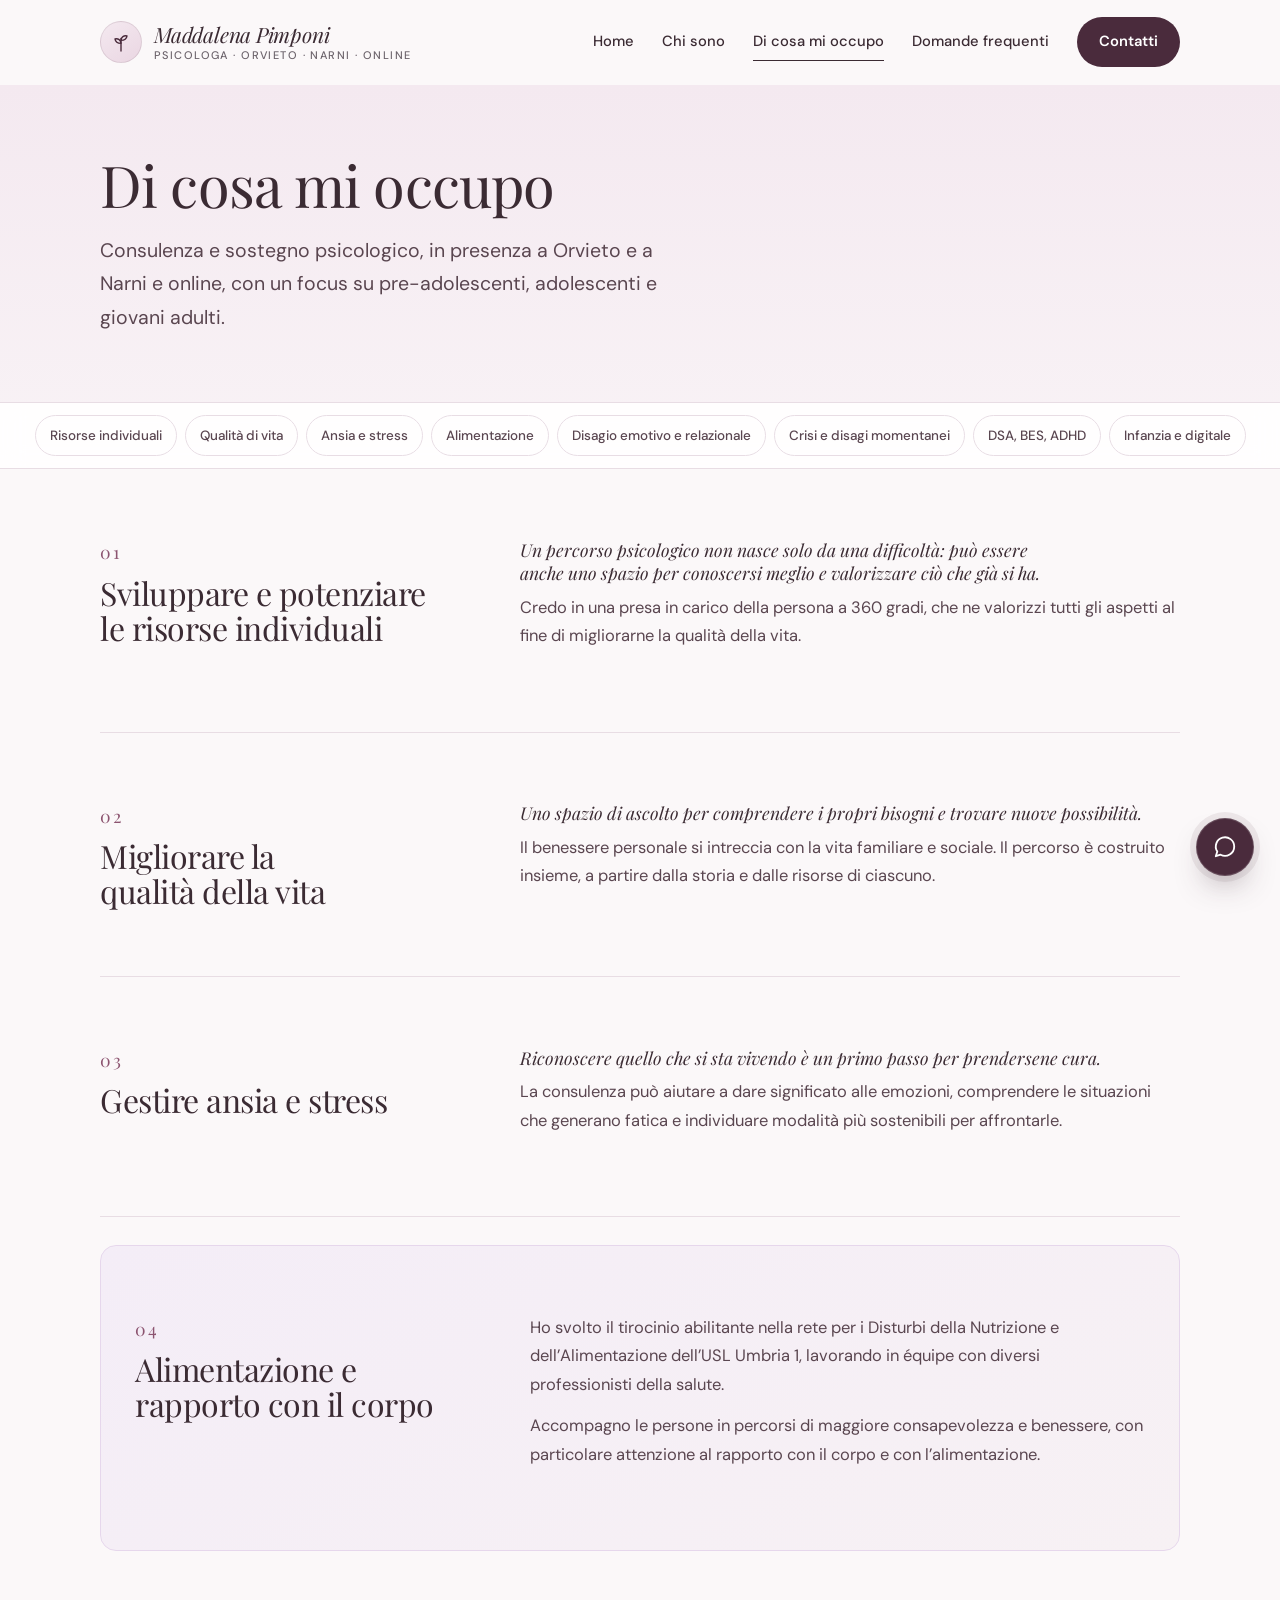
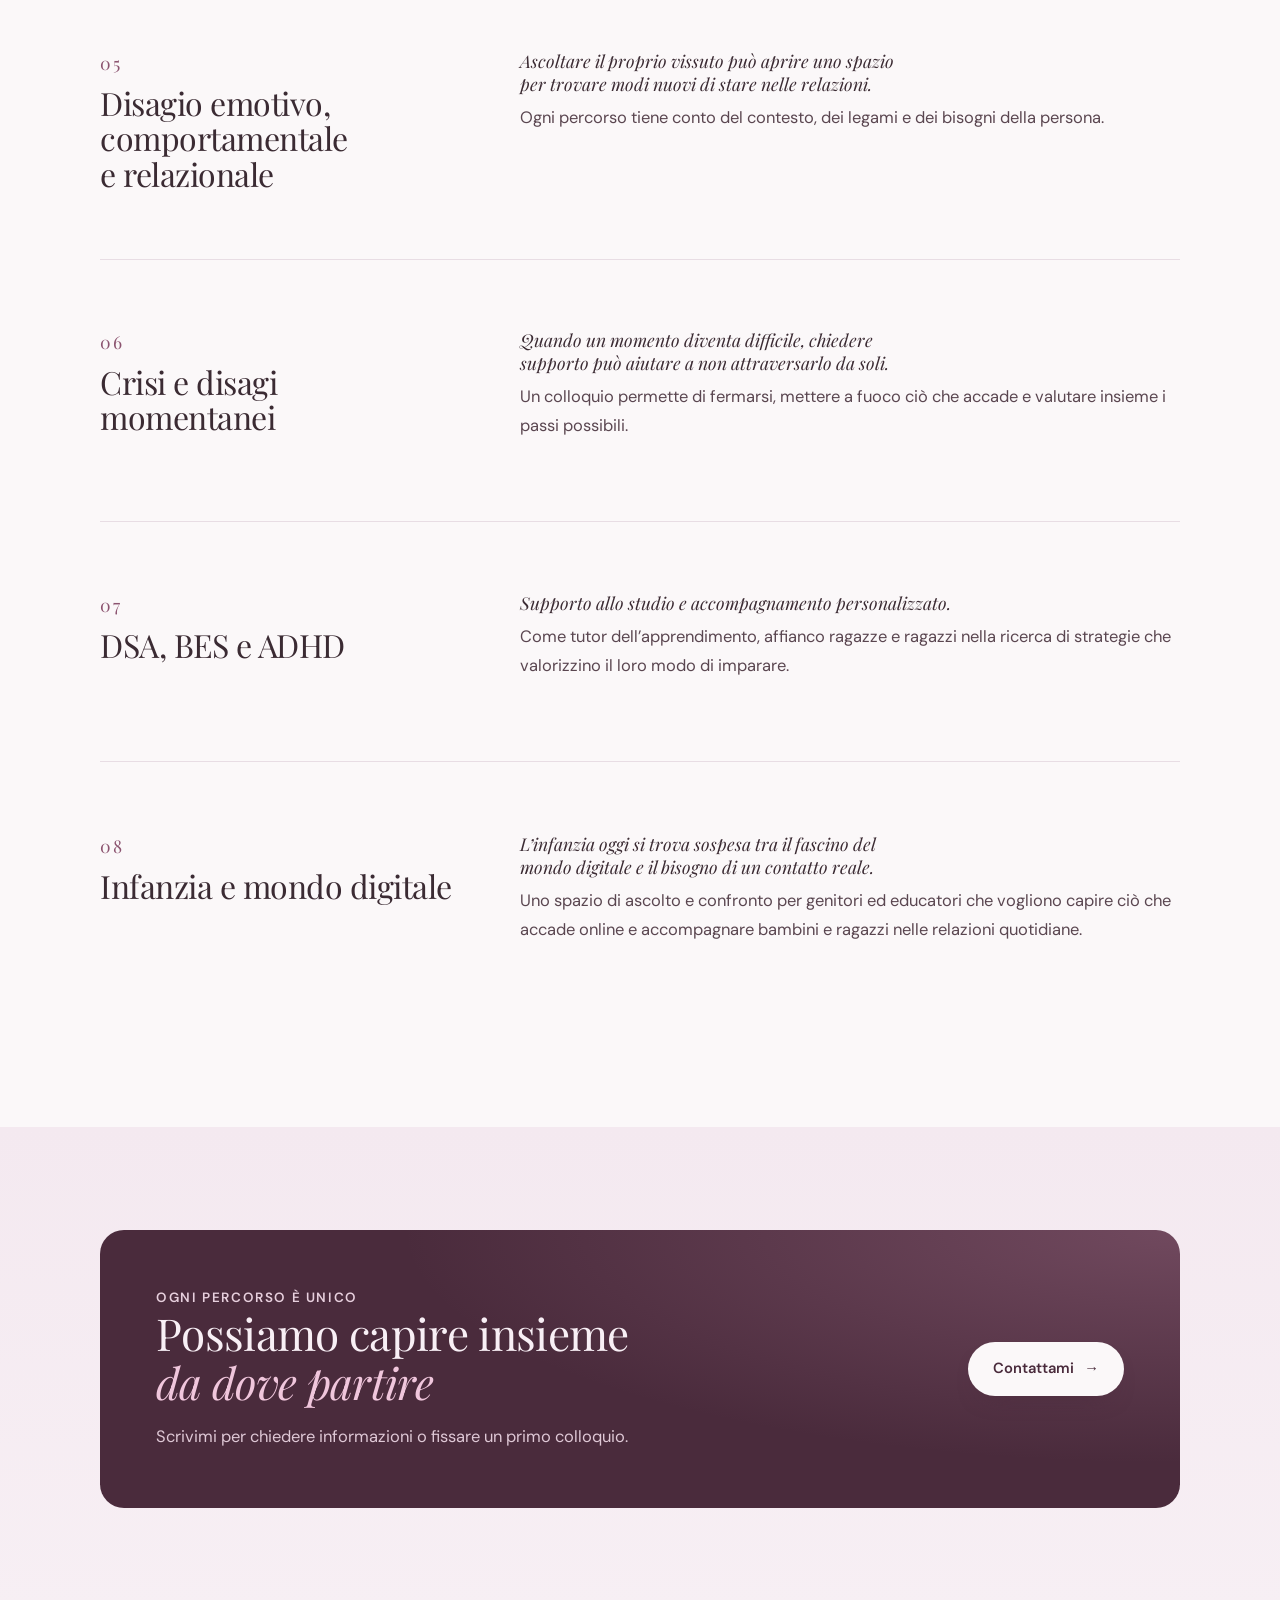
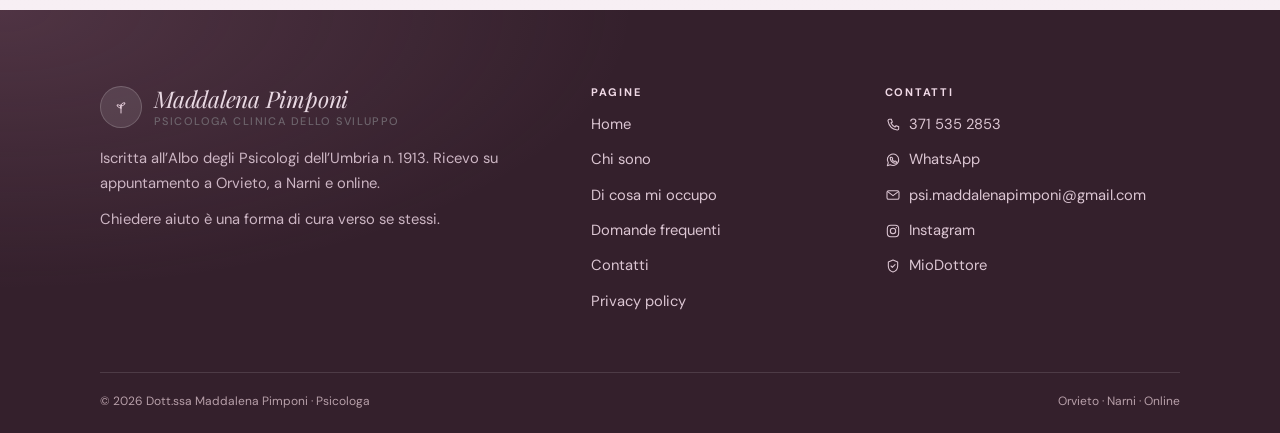
<file: static/di-cosa-mi-occupo/index.html>
<!DOCTYPE html>
<html lang="it">

<head>
    <meta charset="utf-8" />
    <meta name="viewport" content="width=device-width, initial-scale=1.0" />
    <title>Di cosa mi occupo · Maddalena Pimponi</title>
    <link rel="icon" href="../favicon.ico" sizes="48x48" />
    <link rel="icon" type="image/png" href="../favicon.png" sizes="512x512" />
    <link rel="icon" type="image/svg+xml" href="../favicon.svg" />
    <link rel="apple-touch-icon" href="../apple-touch-icon.png" />
    <link rel="stylesheet" href="../site.css" />
    <meta name="description" content="Aree di intervento: risorse individuali, qualità della vita, ansia e stress, alimentazione, disagio emotivo, DSA e BES, infanzia e digitale." />
    
    <link rel="canonical" href="https://psicologamaddalenapimponi.it/di-cosa-mi-occupo/" />
    <meta property="og:url" content="https://psicologamaddalenapimponi.it/di-cosa-mi-occupo/" />
    <meta property="og:type" content="website" />
    <meta property="og:locale" content="it_IT" />
    <meta property="og:site_name" content="Dott.ssa Maddalena Pimponi" />
    <meta property="og:title" content="Di cosa mi occupo · Maddalena Pimponi" />
    <meta property="og:description" content="Aree di intervento: risorse individuali, qualità della vita, ansia e stress, alimentazione, disagio emotivo, DSA e BES, infanzia e digitale." />
    <meta property="og:image" content="https://psicologamaddalenapimponi.it/images/maddalena-ritratto.jpg" />
    <meta property="og:image:width" content="720" />
    <meta property="og:image:height" content="720" />
    <meta name="twitter:card" content="summary_large_image" />
    <script type="application/ld+json">{"@context":"https://schema.org","@type":"Psychologist","name":"Dott.ssa Maddalena Pimponi","description":"Psicologa clinica dello sviluppo a Orvieto, Narni e online: consulenza e sostegno psicologico per pre-adolescenti, adolescenti e giovani adulti.","url":"https://psicologamaddalenapimponi.it/","image":"https://psicologamaddalenapimponi.it/images/maddalena-ritratto.jpg","telephone":"+393715352853","email":"psi.maddalenapimponi@gmail.com","areaServed":["Orvieto","Narni"],"location":[{"@type":"Place","name":"Centro Diagnostico Eolo","address":{"@type":"PostalAddress","streetAddress":"Piazza del Fanello, 27","addressLocality":"Orvieto","addressRegion":"TR","addressCountry":"IT"}},{"@type":"Place","name":"SALUS Poliambulatorio medico e fisioterapico","address":{"@type":"PostalAddress","streetAddress":"Via Tuderte, 428/A","addressLocality":"Narni","addressRegion":"TR","addressCountry":"IT"}}]}</script>
</head>

<body>
    <a class="skip-link" href="#contenuto">Vai al contenuto</a>

<header class="site-header" id="site-header">
    <div class="header-inner">
        <a class="brand" href="../" aria-label="Maddalena Pimponi, pagina iniziale">
            <span class="brand-mark" aria-hidden="true"><svg viewBox="0 0 24 24" fill="none" stroke="currentColor" stroke-width="1.4" stroke-linecap="round" stroke-linejoin="round"><path d="M12 21V8.5"/><path d="M12 13.4c-3.4 0-5.6-1.8-6-4.5 3.3-.6 5.7 1 6 4.5Z"/><path d="M12 10.4c3.4 0 5.6-1.8 6-4.5-3.3-.6-5.7 1-6 4.5Z"/></svg></span>
            <span class="brand-text">
                <span class="brand-signature">Maddalena Pimponi</span>
                <span class="brand-subtitle">Psicologa · Orvieto · Narni · Online</span>
            </span>
        </a>

        <nav class="desktop-nav" aria-label="Navigazione principale">
            <a href="../">Home</a><a href="../chi-sono/">Chi sono</a><a href="../di-cosa-mi-occupo/" class="active" aria-current="page">Di cosa mi occupo</a><a href="../domande-frequenti/">Domande frequenti</a>
            <a class="nav-contact" href="../contatti/">Contatti</a>
        </nav>

        <details class="mobile-nav">
            <summary aria-label="Apri il menu">
                <svg viewBox="0 0 24 24" fill="none" stroke="currentColor" stroke-width="1.8" stroke-linecap="round" aria-hidden="true">
                    <path d="M4 7h16M4 12h16M4 17h16" />
                </svg>
                Menu
            </summary>
            <nav aria-label="Navigazione principale">
                <a href="../">Home</a><a href="../chi-sono/">Chi sono</a><a href="../di-cosa-mi-occupo/" class="active" aria-current="page">Di cosa mi occupo</a><a href="../domande-frequenti/">Domande frequenti</a><a href="../contatti/">Contatti</a><a href="../privacy/">Privacy policy</a>
            </nav>
        </details>
    </div>
</header>

    <main id="contenuto" tabindex="-1">
<section class="page-hero">
    <div class="section-shell page-hero-inner">
        <div class="page-hero-copy">
            <h1>Di cosa mi occupo</h1>
            <p>Consulenza e sostegno psicologico, in presenza a Orvieto e a Narni e online, con un focus su pre-adolescenti, adolescenti e giovani adulti.</p>
        </div>
    </div>
</section>

<nav class="topic-nav" aria-label="Temi di cui mi occupo">
    <a href="../di-cosa-mi-occupo/#risorse">Risorse individuali</a><a href="../di-cosa-mi-occupo/#qualita">Qualità di vita</a><a href="../di-cosa-mi-occupo/#ansia">Ansia e stress</a><a href="../di-cosa-mi-occupo/#alimentazione">Alimentazione</a><a href="../di-cosa-mi-occupo/#disagio">Disagio emotivo e relazionale</a><a href="../di-cosa-mi-occupo/#crisi">Crisi e disagi momentanei</a><a href="../di-cosa-mi-occupo/#apprendimento">DSA, BES, ADHD</a><a href="../di-cosa-mi-occupo/#digitale">Infanzia e digitale</a>
</nav>

<section class="section section-white topic-list">
    <article id="risorse" class="section-shell topic-row"><div><span class="topic-number">01</span><h2>Sviluppare e potenziare le risorse individuali</h2></div><div><h3>Un percorso psicologico non nasce solo da una difficoltà: può essere anche uno spazio per conoscersi meglio e valorizzare ciò che già si ha.</h3><p>Credo in una presa in carico della persona a 360 gradi, che ne valorizzi tutti gli aspetti al fine di migliorarne la qualità della vita.</p></div></article>
    <article id="qualita" class="section-shell topic-row"><div><span class="topic-number">02</span><h2>Migliorare la qualità della vita</h2></div><div><h3>Uno spazio di ascolto per comprendere i propri bisogni e trovare nuove possibilità.</h3><p>Il benessere personale si intreccia con la vita familiare e sociale. Il percorso è costruito insieme, a partire dalla storia e dalle risorse di ciascuno.</p></div></article>
    <article id="ansia" class="section-shell topic-row"><div><span class="topic-number">03</span><h2>Gestire ansia e stress</h2></div><div><h3>Riconoscere quello che si sta vivendo è un primo passo per prendersene cura.</h3><p>La consulenza può aiutare a dare significato alle emozioni, comprendere le situazioni che generano fatica e individuare modalità più sostenibili per affrontarle.</p></div></article>
    <article id="alimentazione" class="section-shell topic-row topic-highlight"><div><span class="topic-number">04</span><h2>Alimentazione e rapporto con il corpo</h2></div><div><p>Ho svolto il tirocinio abilitante nella rete per i Disturbi della Nutrizione e dell’Alimentazione dell’USL Umbria 1, lavorando in équipe con diversi professionisti della salute.</p><p>Accompagno le persone in percorsi di maggiore consapevolezza e benessere, con particolare attenzione al rapporto con il corpo e con l’alimentazione.</p></div></article>
    <article id="disagio" class="section-shell topic-row"><div><span class="topic-number">05</span><h2>Disagio emotivo, comportamentale e relazionale</h2></div><div><h3>Ascoltare il proprio vissuto può aprire uno spazio per trovare modi nuovi di stare nelle relazioni.</h3><p>Ogni percorso tiene conto del contesto, dei legami e dei bisogni della persona.</p></div></article>
    <article id="crisi" class="section-shell topic-row"><div><span class="topic-number">06</span><h2>Crisi e disagi momentanei</h2></div><div><h3>Quando un momento diventa difficile, chiedere supporto può aiutare a non attraversarlo da soli.</h3><p>Un colloquio permette di fermarsi, mettere a fuoco ciò che accade e valutare insieme i passi possibili.</p></div></article>
    <article id="apprendimento" class="section-shell topic-row"><div><span class="topic-number">07</span><h2>DSA, BES e ADHD</h2></div><div><h3>Supporto allo studio e accompagnamento personalizzato.</h3><p>Come tutor dell’apprendimento, affianco ragazze e ragazzi nella ricerca di strategie che valorizzino il loro modo di imparare.</p></div></article>
    <article id="digitale" class="section-shell topic-row"><div><span class="topic-number">08</span><h2>Infanzia e mondo digitale</h2></div><div><h3>L’infanzia oggi si trova sospesa tra il fascino del mondo digitale e il bisogno di un contatto reale.</h3><p>Uno spazio di ascolto e confronto per genitori ed educatori che vogliono capire ciò che accade online e accompagnare bambini e ragazzi nelle relazioni quotidiane.</p></div></article>
</section>

<section class="section section-blush">
    <div class="section-shell closing-cta">
        <div><p class="eyebrow">Ogni percorso è unico</p><h2>Possiamo capire insieme<br /><em>da dove partire</em></h2><p>Scrivimi per chiedere informazioni o fissare un primo colloquio.</p></div>
        <a class="button button-primary" href="../contatti/">Contattami <span>→</span></a>
    </div>
</section>
    </main>

    <footer class="site-footer">
    <div class="footer-inner">
        <div class="footer-about">
            <a class="brand" href="../">
                <span class="brand-mark" aria-hidden="true"><svg viewBox="0 0 24 24" fill="none" stroke="currentColor" stroke-width="1.4" stroke-linecap="round" stroke-linejoin="round"><path d="M12 21V8.5"/><path d="M12 13.4c-3.4 0-5.6-1.8-6-4.5 3.3-.6 5.7 1 6 4.5Z"/><path d="M12 10.4c3.4 0 5.6-1.8 6-4.5-3.3-.6-5.7 1-6 4.5Z"/></svg></span>
                <span class="brand-text">
                    <span class="brand-signature">Maddalena Pimponi</span>
                    <span class="brand-subtitle">Psicologa clinica dello sviluppo</span>
                </span>
            </a>
            <p>Iscritta all’Albo degli Psicologi dell’Umbria n. 1913. Ricevo su appuntamento a Orvieto, a Narni e online.</p>
            <p>Chiedere aiuto è una forma di cura verso se stessi.</p>
        </div>

        <div>
            <h2>Pagine</h2>
            <a href="../">Home</a>
            <a href="../chi-sono/">Chi sono</a>
            <a href="../di-cosa-mi-occupo/">Di cosa mi occupo</a>
            <a href="../domande-frequenti/">Domande frequenti</a>
            <a href="../contatti/">Contatti</a>
            <a href="../privacy/">Privacy policy</a>
        </div>

        <div>
            <h2>Contatti</h2>
            <a href="tel:+393715352853"><svg viewBox="0 0 24 24" fill="none" stroke="currentColor" stroke-width="1.6" stroke-linecap="round" aria-hidden="true"><path d="M6.5 3.5h3l1.5 4-2 1.5a12 12 0 0 0 6 6l1.5-2 4 1.5v3a2 2 0 0 1-2.2 2A17 17 0 0 1 4.5 5.7a2 2 0 0 1 2-2.2Z"/></svg>371 535 2853</a>
            <a href="https://wa.me/393715352853" target="_blank" rel="noopener noreferrer"><svg viewBox="0 0 24 24" fill="none" stroke="currentColor" stroke-width="1.6" stroke-linecap="round" stroke-linejoin="round" aria-hidden="true"><path d="M20.5 11.6a8.5 8.5 0 0 1-12.6 7.5L3.5 20.5l1.4-4.3A8.5 8.5 0 1 1 20.5 11.6Z"/><path d="M8.7 8.4c.3-.5.7-.5 1-.5h.6c.2 0 .4.1.5.4l.7 1.6c.1.3 0 .5-.2.7l-.5.6a6 6 0 0 0 3.1 3.1l.6-.5c.2-.2.4-.3.7-.2l1.6.7c.3.1.4.3.4.5v.6c0 .4-.1.8-.6 1a2 2 0 0 1-1.5.4 9 9 0 0 1-7.3-7.3 2 2 0 0 1 .4-1.6Z"/></svg>WhatsApp</a>
            <a href="mailto:psi.maddalenapimponi@gmail.com"><svg viewBox="0 0 24 24" fill="none" stroke="currentColor" stroke-width="1.6" stroke-linecap="round" stroke-linejoin="round" aria-hidden="true"><rect x="3" y="5.5" width="18" height="13" rx="2.5"/><path d="m4 7 8 6 8-6"/></svg>psi.maddalenapimponi@gmail.com</a>
            <a href="https://www.instagram.com/psi.maddalenapimponi/" target="_blank" rel="noopener noreferrer"><svg viewBox="0 0 24 24" fill="none" stroke="currentColor" stroke-width="1.6" stroke-linecap="round" aria-hidden="true"><rect x="3.5" y="3.5" width="17" height="17" rx="5"/><circle cx="12" cy="12" r="4"/><circle cx="17" cy="7" r="1" fill="currentColor" stroke="none"/></svg>Instagram</a>
            <a href="https://www.miodottore.it/profilo/maddalena-pimponi" target="_blank" rel="noopener noreferrer"><svg viewBox="0 0 24 24" fill="none" stroke="currentColor" stroke-width="1.6" stroke-linecap="round" stroke-linejoin="round" aria-hidden="true"><path d="M12 3 5 6v6c0 4.2 2.9 7.9 7 9 4.1-1.1 7-4.8 7-9V6l-7-3Z"/><path d="m9 12 2 2 4-4"/></svg>MioDottore</a>
        </div>
    </div>

    <div class="footer-bottom">
        <span>© <span id="anno-corrente">2026</span> Dott.ssa Maddalena Pimponi · Psicologa</span>
        <span>Orvieto · Narni · Online</span>
    </div>
</footer>

<a class="whatsapp-float" href="https://wa.me/393715352853" target="_blank" rel="noopener noreferrer" aria-label="Scrivimi su WhatsApp">
    <svg viewBox="0 0 24 24" fill="none" stroke="currentColor" stroke-width="1.7" stroke-linecap="round" stroke-linejoin="round" aria-hidden="true">
        <path d="M20.5 11.6a8.5 8.5 0 0 1-12.6 7.5L3.5 20.5l1.4-4.3A8.5 8.5 0 1 1 20.5 11.6Z" />
    </svg>
</a>

    <script src="../js/navigation.js"></script>
</body>

</html>
</file>
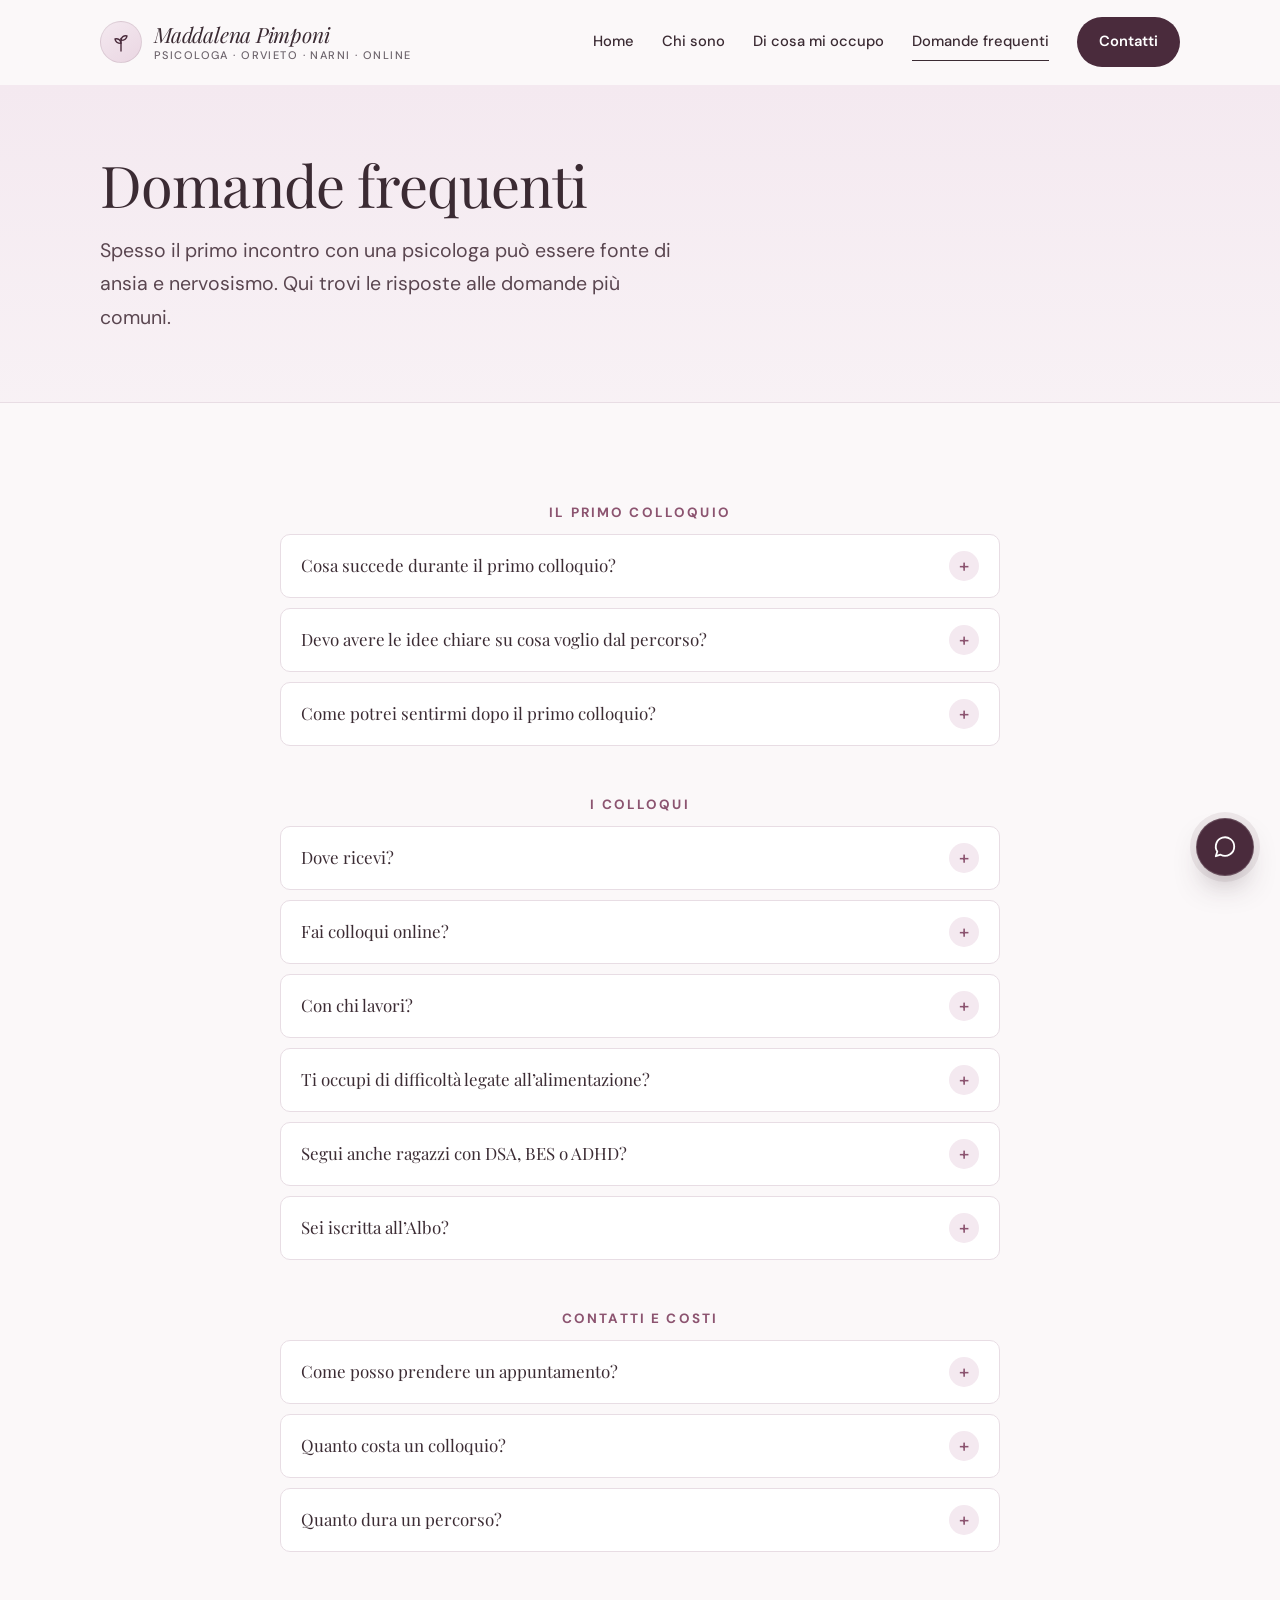
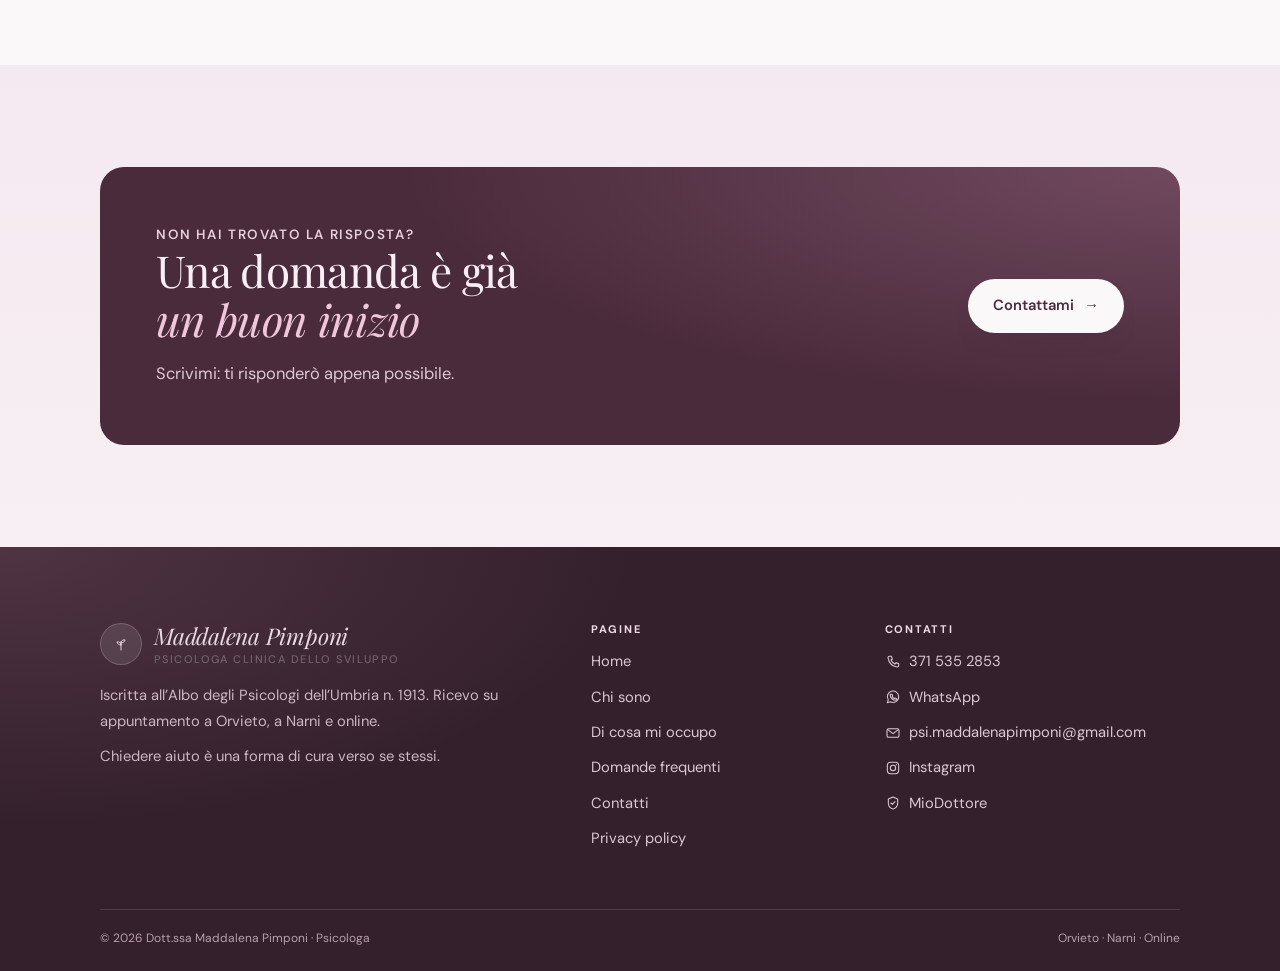
<file: static/domande-frequenti/index.html>
<!DOCTYPE html>
<html lang="it">

<head>
    <meta charset="utf-8" />
    <meta name="viewport" content="width=device-width, initial-scale=1.0" />
    <title>Domande frequenti · Maddalena Pimponi</title>
    <link rel="icon" href="../favicon.ico" sizes="48x48" />
    <link rel="icon" type="image/png" href="../favicon.png" sizes="512x512" />
    <link rel="icon" type="image/svg+xml" href="../favicon.svg" />
    <link rel="apple-touch-icon" href="../apple-touch-icon.png" />
    <link rel="stylesheet" href="../site.css" />
    <meta name="description" content="Risposte alle domande più comuni su primo colloquio, durata del percorso, riservatezza, appuntamenti e modalità online." />
    
    <link rel="canonical" href="https://psicologamaddalenapimponi.it/domande-frequenti/" />
    <meta property="og:url" content="https://psicologamaddalenapimponi.it/domande-frequenti/" />
    <meta property="og:type" content="website" />
    <meta property="og:locale" content="it_IT" />
    <meta property="og:site_name" content="Dott.ssa Maddalena Pimponi" />
    <meta property="og:title" content="Domande frequenti · Maddalena Pimponi" />
    <meta property="og:description" content="Risposte alle domande più comuni su primo colloquio, durata del percorso, riservatezza, appuntamenti e modalità online." />
    <meta property="og:image" content="https://psicologamaddalenapimponi.it/images/maddalena-ritratto.jpg" />
    <meta property="og:image:width" content="720" />
    <meta property="og:image:height" content="720" />
    <meta name="twitter:card" content="summary_large_image" />
    <script type="application/ld+json">{"@context":"https://schema.org","@type":"Psychologist","name":"Dott.ssa Maddalena Pimponi","description":"Psicologa clinica dello sviluppo a Orvieto, Narni e online: consulenza e sostegno psicologico per pre-adolescenti, adolescenti e giovani adulti.","url":"https://psicologamaddalenapimponi.it/","image":"https://psicologamaddalenapimponi.it/images/maddalena-ritratto.jpg","telephone":"+393715352853","email":"psi.maddalenapimponi@gmail.com","areaServed":["Orvieto","Narni"],"location":[{"@type":"Place","name":"Centro Diagnostico Eolo","address":{"@type":"PostalAddress","streetAddress":"Piazza del Fanello, 27","addressLocality":"Orvieto","addressRegion":"TR","addressCountry":"IT"}},{"@type":"Place","name":"SALUS Poliambulatorio medico e fisioterapico","address":{"@type":"PostalAddress","streetAddress":"Via Tuderte, 428/A","addressLocality":"Narni","addressRegion":"TR","addressCountry":"IT"}}]}</script>
</head>

<body>
    <a class="skip-link" href="#contenuto">Vai al contenuto</a>

<header class="site-header" id="site-header">
    <div class="header-inner">
        <a class="brand" href="../" aria-label="Maddalena Pimponi, pagina iniziale">
            <span class="brand-mark" aria-hidden="true"><svg viewBox="0 0 24 24" fill="none" stroke="currentColor" stroke-width="1.4" stroke-linecap="round" stroke-linejoin="round"><path d="M12 21V8.5"/><path d="M12 13.4c-3.4 0-5.6-1.8-6-4.5 3.3-.6 5.7 1 6 4.5Z"/><path d="M12 10.4c3.4 0 5.6-1.8 6-4.5-3.3-.6-5.7 1-6 4.5Z"/></svg></span>
            <span class="brand-text">
                <span class="brand-signature">Maddalena Pimponi</span>
                <span class="brand-subtitle">Psicologa · Orvieto · Narni · Online</span>
            </span>
        </a>

        <nav class="desktop-nav" aria-label="Navigazione principale">
            <a href="../">Home</a><a href="../chi-sono/">Chi sono</a><a href="../di-cosa-mi-occupo/">Di cosa mi occupo</a><a href="../domande-frequenti/" class="active" aria-current="page">Domande frequenti</a>
            <a class="nav-contact" href="../contatti/">Contatti</a>
        </nav>

        <details class="mobile-nav">
            <summary aria-label="Apri il menu">
                <svg viewBox="0 0 24 24" fill="none" stroke="currentColor" stroke-width="1.8" stroke-linecap="round" aria-hidden="true">
                    <path d="M4 7h16M4 12h16M4 17h16" />
                </svg>
                Menu
            </summary>
            <nav aria-label="Navigazione principale">
                <a href="../">Home</a><a href="../chi-sono/">Chi sono</a><a href="../di-cosa-mi-occupo/">Di cosa mi occupo</a><a href="../domande-frequenti/" class="active" aria-current="page">Domande frequenti</a><a href="../contatti/">Contatti</a><a href="../privacy/">Privacy policy</a>
            </nav>
        </details>
    </div>
</header>

    <main id="contenuto" tabindex="-1">
<section class="page-hero">
    <div class="section-shell page-hero-inner">
        <div class="page-hero-copy">
            <h1>Domande frequenti</h1>
            <p>Spesso il primo incontro con una psicologa può essere fonte di ansia e nervosismo. Qui trovi le risposte alle domande più comuni.</p>
        </div>
    </div>
</section>

<section class="section section-white">
    <div class="section-shell">
    <div class="faq-content">
        <section class="faq-group">
            <h2>Il primo colloquio</h2>
            <details class="faq-item"><summary>Cosa succede durante il primo colloquio?</summary><p>È uno spazio per conoscerci, ascoltare cosa ti ha portato a chiedere un appuntamento e capire insieme se e come iniziare un percorso. Non è necessario arrivare con le idee chiare.</p></details><details class="faq-item"><summary>Devo avere le idee chiare su cosa voglio dal percorso?</summary><p>No. Possiamo partire da ciò che senti in questo momento e dare forma alle tue domande insieme, con i tempi che ti sono più utili.</p></details><details class="faq-item"><summary>Come potrei sentirmi dopo il primo colloquio?</summary><p>Ogni persona vive il primo incontro in modo diverso. È normale avere emozioni o domande: potrai condividerle e valutare con calma come proseguire.</p></details>
        </section>
        <section class="faq-group">
            <h2>I colloqui</h2>
            <details class="faq-item"><summary>Dove ricevi?</summary><p>Ricevo su appuntamento a Orvieto, presso il Centro Diagnostico Eolo in Piazza del Fanello 27, e a Narni, presso il SALUS Poliambulatorio in Via Tuderte 428/A. È possibile svolgere colloqui anche online.</p></details><details class="faq-item"><summary>Fai colloqui online?</summary><p>Sì, è possibile svolgere i colloqui in videochiamata. Scrivimi per chiedere informazioni e concordare insieme le modalità.</p></details><details class="faq-item"><summary>Con chi lavori?</summary><p>Mi occupo in particolare di pre-adolescenti, adolescenti e giovani adulti, con attenzione alla storia e alle necessità di ogni persona.</p></details><details class="faq-item"><summary>Ti occupi di difficoltà legate all’alimentazione?</summary><p>Ho svolto il tirocinio abilitante nella rete per i Disturbi della Nutrizione e dell’Alimentazione dell’USL Umbria 1 e accompagno le persone con particolare attenzione al rapporto con il corpo e con l’alimentazione.</p></details><details class="faq-item"><summary>Segui anche ragazzi con DSA, BES o ADHD?</summary><p>Sì, sono tutor dell’apprendimento e posso affiancare ragazze e ragazzi nella ricerca di strategie di studio personalizzate.</p></details><details class="faq-item"><summary>Sei iscritta all’Albo?</summary><p>Sì, sono iscritta all’Albo degli Psicologi dell’Umbria con il numero 1913.</p></details>
        </section>
        <section class="faq-group">
            <h2>Contatti e costi</h2>
            <details class="faq-item"><summary>Come posso prendere un appuntamento?</summary><p>Puoi chiamarmi, scrivermi su WhatsApp o email, oppure inviarmi una richiesta tramite il <a href="../contatti/">modulo contatti</a>. Ti ricontatterò per concordare un primo colloquio.</p></details><details class="faq-item"><summary>Quanto costa un colloquio?</summary><p>Per informazioni sui costi e sulle modalità puoi contattarmi direttamente: sarò felice di rispondere alle tue domande.</p></details><details class="faq-item"><summary>Quanto dura un percorso?</summary><p>La durata e la frequenza degli incontri vengono concordate insieme e possono variare in base alle esigenze della persona.</p></details>
        </section>
    </div>
    </div>
</section>

<section class="section section-blush">
    <div class="section-shell closing-cta">
        <div><p class="eyebrow">Non hai trovato la risposta?</p><h2>Una domanda è già<br /><em>un buon inizio</em></h2><p>Scrivimi: ti risponderò appena possibile.</p></div>
        <a class="button button-primary" href="../contatti/">Contattami <span>→</span></a>
    </div>
</section>
    </main>

    <footer class="site-footer">
    <div class="footer-inner">
        <div class="footer-about">
            <a class="brand" href="../">
                <span class="brand-mark" aria-hidden="true"><svg viewBox="0 0 24 24" fill="none" stroke="currentColor" stroke-width="1.4" stroke-linecap="round" stroke-linejoin="round"><path d="M12 21V8.5"/><path d="M12 13.4c-3.4 0-5.6-1.8-6-4.5 3.3-.6 5.7 1 6 4.5Z"/><path d="M12 10.4c3.4 0 5.6-1.8 6-4.5-3.3-.6-5.7 1-6 4.5Z"/></svg></span>
                <span class="brand-text">
                    <span class="brand-signature">Maddalena Pimponi</span>
                    <span class="brand-subtitle">Psicologa clinica dello sviluppo</span>
                </span>
            </a>
            <p>Iscritta all’Albo degli Psicologi dell’Umbria n. 1913. Ricevo su appuntamento a Orvieto, a Narni e online.</p>
            <p>Chiedere aiuto è una forma di cura verso se stessi.</p>
        </div>

        <div>
            <h2>Pagine</h2>
            <a href="../">Home</a>
            <a href="../chi-sono/">Chi sono</a>
            <a href="../di-cosa-mi-occupo/">Di cosa mi occupo</a>
            <a href="../domande-frequenti/">Domande frequenti</a>
            <a href="../contatti/">Contatti</a>
            <a href="../privacy/">Privacy policy</a>
        </div>

        <div>
            <h2>Contatti</h2>
            <a href="tel:+393715352853"><svg viewBox="0 0 24 24" fill="none" stroke="currentColor" stroke-width="1.6" stroke-linecap="round" aria-hidden="true"><path d="M6.5 3.5h3l1.5 4-2 1.5a12 12 0 0 0 6 6l1.5-2 4 1.5v3a2 2 0 0 1-2.2 2A17 17 0 0 1 4.5 5.7a2 2 0 0 1 2-2.2Z"/></svg>371 535 2853</a>
            <a href="https://wa.me/393715352853" target="_blank" rel="noopener noreferrer"><svg viewBox="0 0 24 24" fill="none" stroke="currentColor" stroke-width="1.6" stroke-linecap="round" stroke-linejoin="round" aria-hidden="true"><path d="M20.5 11.6a8.5 8.5 0 0 1-12.6 7.5L3.5 20.5l1.4-4.3A8.5 8.5 0 1 1 20.5 11.6Z"/><path d="M8.7 8.4c.3-.5.7-.5 1-.5h.6c.2 0 .4.1.5.4l.7 1.6c.1.3 0 .5-.2.7l-.5.6a6 6 0 0 0 3.1 3.1l.6-.5c.2-.2.4-.3.7-.2l1.6.7c.3.1.4.3.4.5v.6c0 .4-.1.8-.6 1a2 2 0 0 1-1.5.4 9 9 0 0 1-7.3-7.3 2 2 0 0 1 .4-1.6Z"/></svg>WhatsApp</a>
            <a href="mailto:psi.maddalenapimponi@gmail.com"><svg viewBox="0 0 24 24" fill="none" stroke="currentColor" stroke-width="1.6" stroke-linecap="round" stroke-linejoin="round" aria-hidden="true"><rect x="3" y="5.5" width="18" height="13" rx="2.5"/><path d="m4 7 8 6 8-6"/></svg>psi.maddalenapimponi@gmail.com</a>
            <a href="https://www.instagram.com/psi.maddalenapimponi/" target="_blank" rel="noopener noreferrer"><svg viewBox="0 0 24 24" fill="none" stroke="currentColor" stroke-width="1.6" stroke-linecap="round" aria-hidden="true"><rect x="3.5" y="3.5" width="17" height="17" rx="5"/><circle cx="12" cy="12" r="4"/><circle cx="17" cy="7" r="1" fill="currentColor" stroke="none"/></svg>Instagram</a>
            <a href="https://www.miodottore.it/profilo/maddalena-pimponi" target="_blank" rel="noopener noreferrer"><svg viewBox="0 0 24 24" fill="none" stroke="currentColor" stroke-width="1.6" stroke-linecap="round" stroke-linejoin="round" aria-hidden="true"><path d="M12 3 5 6v6c0 4.2 2.9 7.9 7 9 4.1-1.1 7-4.8 7-9V6l-7-3Z"/><path d="m9 12 2 2 4-4"/></svg>MioDottore</a>
        </div>
    </div>

    <div class="footer-bottom">
        <span>© <span id="anno-corrente">2026</span> Dott.ssa Maddalena Pimponi · Psicologa</span>
        <span>Orvieto · Narni · Online</span>
    </div>
</footer>

<a class="whatsapp-float" href="https://wa.me/393715352853" target="_blank" rel="noopener noreferrer" aria-label="Scrivimi su WhatsApp">
    <svg viewBox="0 0 24 24" fill="none" stroke="currentColor" stroke-width="1.7" stroke-linecap="round" stroke-linejoin="round" aria-hidden="true">
        <path d="M20.5 11.6a8.5 8.5 0 0 1-12.6 7.5L3.5 20.5l1.4-4.3A8.5 8.5 0 1 1 20.5 11.6Z" />
    </svg>
</a>

    <script src="../js/navigation.js"></script>
</body>

</html>
</file>
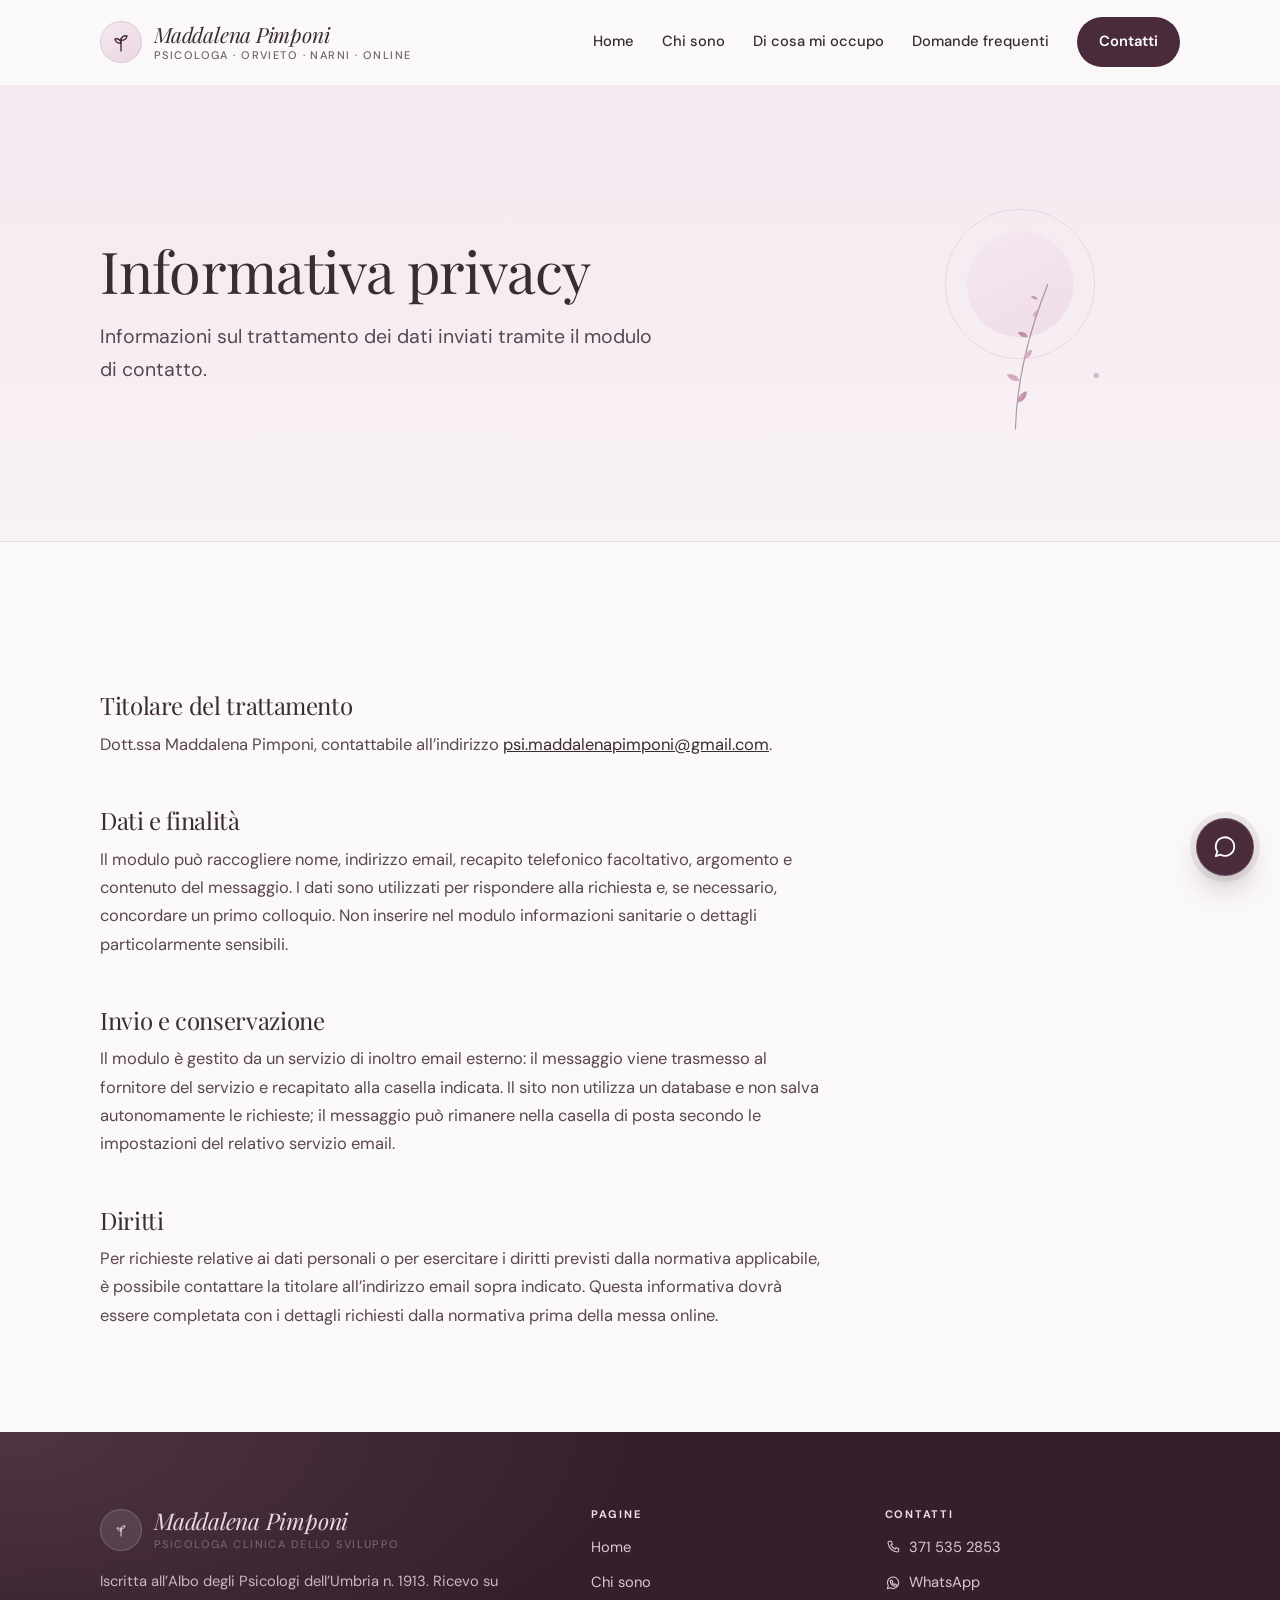
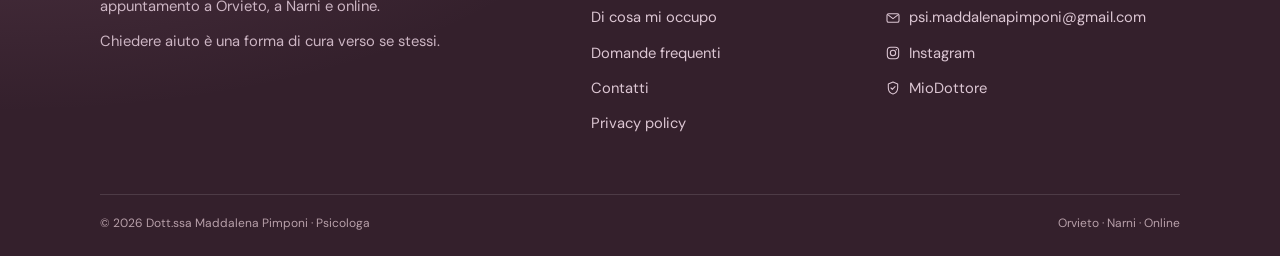
<file: static/privacy/index.html>
<!DOCTYPE html>
<html lang="it">

<head>
    <meta charset="utf-8" />
    <meta name="viewport" content="width=device-width, initial-scale=1.0" />
    <title>Informativa privacy · Maddalena Pimponi</title>
    <link rel="icon" href="../favicon.ico" sizes="48x48" />
    <link rel="icon" type="image/png" href="../favicon.png" sizes="512x512" />
    <link rel="icon" type="image/svg+xml" href="../favicon.svg" />
    <link rel="apple-touch-icon" href="../apple-touch-icon.png" />
    <link rel="stylesheet" href="../site.css" />
    <meta name="description" content="Informazioni sul trattamento dei dati inviati tramite il modulo di contatto." />
    
    <link rel="canonical" href="https://psicologamaddalenapimponi.it/privacy/" />
    <meta property="og:url" content="https://psicologamaddalenapimponi.it/privacy/" />
    <meta property="og:type" content="website" />
    <meta property="og:locale" content="it_IT" />
    <meta property="og:site_name" content="Dott.ssa Maddalena Pimponi" />
    <meta property="og:title" content="Informativa privacy · Maddalena Pimponi" />
    <meta property="og:description" content="Informazioni sul trattamento dei dati inviati tramite il modulo di contatto." />
    <meta property="og:image" content="https://psicologamaddalenapimponi.it/images/maddalena-ritratto.jpg" />
    <meta property="og:image:width" content="720" />
    <meta property="og:image:height" content="720" />
    <meta name="twitter:card" content="summary_large_image" />
    <script type="application/ld+json">{"@context":"https://schema.org","@type":"Psychologist","name":"Dott.ssa Maddalena Pimponi","description":"Psicologa clinica dello sviluppo a Orvieto, Narni e online: consulenza e sostegno psicologico per pre-adolescenti, adolescenti e giovani adulti.","url":"https://psicologamaddalenapimponi.it/","image":"https://psicologamaddalenapimponi.it/images/maddalena-ritratto.jpg","telephone":"+393715352853","email":"psi.maddalenapimponi@gmail.com","areaServed":["Orvieto","Narni"],"location":[{"@type":"Place","name":"Centro Diagnostico Eolo","address":{"@type":"PostalAddress","streetAddress":"Piazza del Fanello, 27","addressLocality":"Orvieto","addressRegion":"TR","addressCountry":"IT"}},{"@type":"Place","name":"SALUS Poliambulatorio medico e fisioterapico","address":{"@type":"PostalAddress","streetAddress":"Via Tuderte, 428/A","addressLocality":"Narni","addressRegion":"TR","addressCountry":"IT"}}]}</script>
</head>

<body>
    <a class="skip-link" href="#contenuto">Vai al contenuto</a>

<header class="site-header" id="site-header">
    <div class="header-inner">
        <a class="brand" href="../" aria-label="Maddalena Pimponi, pagina iniziale">
            <span class="brand-mark" aria-hidden="true"><svg viewBox="0 0 24 24" fill="none" stroke="currentColor" stroke-width="1.4" stroke-linecap="round" stroke-linejoin="round"><path d="M12 21V8.5"/><path d="M12 13.4c-3.4 0-5.6-1.8-6-4.5 3.3-.6 5.7 1 6 4.5Z"/><path d="M12 10.4c3.4 0 5.6-1.8 6-4.5-3.3-.6-5.7 1-6 4.5Z"/></svg></span>
            <span class="brand-text">
                <span class="brand-signature">Maddalena Pimponi</span>
                <span class="brand-subtitle">Psicologa · Orvieto · Narni · Online</span>
            </span>
        </a>

        <nav class="desktop-nav" aria-label="Navigazione principale">
            <a href="../">Home</a><a href="../chi-sono/">Chi sono</a><a href="../di-cosa-mi-occupo/">Di cosa mi occupo</a><a href="../domande-frequenti/">Domande frequenti</a>
            <a class="nav-contact" href="../contatti/">Contatti</a>
        </nav>

        <details class="mobile-nav">
            <summary aria-label="Apri il menu">
                <svg viewBox="0 0 24 24" fill="none" stroke="currentColor" stroke-width="1.8" stroke-linecap="round" aria-hidden="true">
                    <path d="M4 7h16M4 12h16M4 17h16" />
                </svg>
                Menu
            </summary>
            <nav aria-label="Navigazione principale">
                <a href="../">Home</a><a href="../chi-sono/">Chi sono</a><a href="../di-cosa-mi-occupo/">Di cosa mi occupo</a><a href="../domande-frequenti/">Domande frequenti</a><a href="../contatti/">Contatti</a><a href="../privacy/" class="active" aria-current="page">Privacy policy</a>
            </nav>
        </details>
    </div>
</header>

    <main id="contenuto" tabindex="-1">
<section class="page-hero">
    <div class="section-shell page-hero-inner">
        <div class="page-hero-copy">
            <h1>Informativa privacy</h1>
            <p>Informazioni sul trattamento dei dati inviati tramite il modulo di contatto.</p>
        </div>
        <div class="page-hero-art" aria-hidden="true">
                <svg viewBox="0 0 420 420" fill="none" xmlns="http://www.w3.org/2000/svg">
                    <defs>
                        <linearGradient id="foglia" x1="0" y1="0" x2="1" y2="1"><stop offset="0" stop-color="#c48fa9"/><stop offset="1" stop-color="#a26685"/></linearGradient>
                        <linearGradient id="fogliaChiara" x1="0" y1="0" x2="1" y2="1"><stop offset="0" stop-color="#d8adc1"/><stop offset="1" stop-color="#bd879f"/></linearGradient>
                        <linearGradient id="velo" x1="0" y1="0" x2="0.4" y2="1"><stop offset="0" stop-color="#f4e4ee"/><stop offset="1" stop-color="#e8cbdc"/></linearGradient>
                        <path id="fogliaBase" d="M0 0C12-12 30-14 44-4 31 9 13 11 0 0Z"/>
                        <g id="rametto">
                            <path d="M0 0C8-58 26-116 62-184" stroke="var(--plum)" stroke-opacity=".45" stroke-width="1.5" stroke-linecap="round"/>
                            <use href="#fogliaBase" transform="translate(6 -34) rotate(-38) scale(.44)" fill="url(#foglia)" fill-opacity=".75"/>
                            <use href="#fogliaBase" transform="translate(12 -62) rotate(-142) scale(.42)" fill="url(#fogliaChiara)" fill-opacity=".8"/>
                            <use href="#fogliaBase" transform="translate(20 -90) rotate(-36) scale(.38)" fill="url(#fogliaChiara)" fill-opacity=".75"/>
                            <use href="#fogliaBase" transform="translate(29 -118) rotate(-144) scale(.33)" fill="url(#foglia)" fill-opacity=".8"/>
                            <use href="#fogliaBase" transform="translate(38 -144) rotate(-38) scale(.28)" fill="url(#fogliaChiara)" fill-opacity=".7"/>
                            <use href="#fogliaBase" transform="translate(47 -166) rotate(-146) scale(.22)" fill="url(#foglia)" fill-opacity=".65"/>
                        </g>
                    </defs>
                    <circle cx="210" cy="172" r="98" stroke="var(--rose)" stroke-opacity=".24"/>
                    <circle cx="210" cy="172" r="70" fill="url(#velo)" fill-opacity=".45"/>
                    <use href="#rametto" transform="translate(204 362) rotate(-6)"/>
                    <circle cx="310" cy="292" r="3.5" fill="var(--rose)" fill-opacity=".45"/>
                </svg>
            </div>
    </div>
</section>

<section class="section section-white">
    <div class="section-shell">
    <article class="privacy-content">
        <h2>Titolare del trattamento</h2>
        <p>Dott.ssa Maddalena Pimponi, contattabile all’indirizzo <a href="mailto:psi.maddalenapimponi@gmail.com">psi.maddalenapimponi@gmail.com</a>.</p>
        <h2>Dati e finalità</h2>
        <p>Il modulo può raccogliere nome, indirizzo email, recapito telefonico facoltativo, argomento e contenuto del messaggio. I dati sono utilizzati per rispondere alla richiesta e, se necessario, concordare un primo colloquio. Non inserire nel modulo informazioni sanitarie o dettagli particolarmente sensibili.</p>
        <h2>Invio e conservazione</h2>
        <p>Il modulo è gestito da un servizio di inoltro email esterno: il messaggio viene trasmesso al fornitore del servizio e recapitato alla casella indicata. Il sito non utilizza un database e non salva autonomamente le richieste; il messaggio può rimanere nella casella di posta secondo le impostazioni del relativo servizio email.</p>
        <h2>Diritti</h2>
        <p>Per richieste relative ai dati personali o per esercitare i diritti previsti dalla normativa applicabile, è possibile contattare la titolare all’indirizzo email sopra indicato. Questa informativa dovrà essere completata con i dettagli richiesti dalla normativa prima della messa online.</p>
    </article>
    </div>
</section>
    </main>

    <footer class="site-footer">
    <div class="footer-inner">
        <div class="footer-about">
            <a class="brand" href="../">
                <span class="brand-mark" aria-hidden="true"><svg viewBox="0 0 24 24" fill="none" stroke="currentColor" stroke-width="1.4" stroke-linecap="round" stroke-linejoin="round"><path d="M12 21V8.5"/><path d="M12 13.4c-3.4 0-5.6-1.8-6-4.5 3.3-.6 5.7 1 6 4.5Z"/><path d="M12 10.4c3.4 0 5.6-1.8 6-4.5-3.3-.6-5.7 1-6 4.5Z"/></svg></span>
                <span class="brand-text">
                    <span class="brand-signature">Maddalena Pimponi</span>
                    <span class="brand-subtitle">Psicologa clinica dello sviluppo</span>
                </span>
            </a>
            <p>Iscritta all’Albo degli Psicologi dell’Umbria n. 1913. Ricevo su appuntamento a Orvieto, a Narni e online.</p>
            <p>Chiedere aiuto è una forma di cura verso se stessi.</p>
        </div>

        <div>
            <h2>Pagine</h2>
            <a href="../">Home</a>
            <a href="../chi-sono/">Chi sono</a>
            <a href="../di-cosa-mi-occupo/">Di cosa mi occupo</a>
            <a href="../domande-frequenti/">Domande frequenti</a>
            <a href="../contatti/">Contatti</a>
            <a href="../privacy/">Privacy policy</a>
        </div>

        <div>
            <h2>Contatti</h2>
            <a href="tel:+393715352853"><svg viewBox="0 0 24 24" fill="none" stroke="currentColor" stroke-width="1.6" stroke-linecap="round" aria-hidden="true"><path d="M6.5 3.5h3l1.5 4-2 1.5a12 12 0 0 0 6 6l1.5-2 4 1.5v3a2 2 0 0 1-2.2 2A17 17 0 0 1 4.5 5.7a2 2 0 0 1 2-2.2Z"/></svg>371 535 2853</a>
            <a href="https://wa.me/393715352853" target="_blank" rel="noopener noreferrer"><svg viewBox="0 0 24 24" fill="none" stroke="currentColor" stroke-width="1.6" stroke-linecap="round" stroke-linejoin="round" aria-hidden="true"><path d="M20.5 11.6a8.5 8.5 0 0 1-12.6 7.5L3.5 20.5l1.4-4.3A8.5 8.5 0 1 1 20.5 11.6Z"/><path d="M8.7 8.4c.3-.5.7-.5 1-.5h.6c.2 0 .4.1.5.4l.7 1.6c.1.3 0 .5-.2.7l-.5.6a6 6 0 0 0 3.1 3.1l.6-.5c.2-.2.4-.3.7-.2l1.6.7c.3.1.4.3.4.5v.6c0 .4-.1.8-.6 1a2 2 0 0 1-1.5.4 9 9 0 0 1-7.3-7.3 2 2 0 0 1 .4-1.6Z"/></svg>WhatsApp</a>
            <a href="mailto:psi.maddalenapimponi@gmail.com"><svg viewBox="0 0 24 24" fill="none" stroke="currentColor" stroke-width="1.6" stroke-linecap="round" stroke-linejoin="round" aria-hidden="true"><rect x="3" y="5.5" width="18" height="13" rx="2.5"/><path d="m4 7 8 6 8-6"/></svg>psi.maddalenapimponi@gmail.com</a>
            <a href="https://www.instagram.com/psi.maddalenapimponi/" target="_blank" rel="noopener noreferrer"><svg viewBox="0 0 24 24" fill="none" stroke="currentColor" stroke-width="1.6" stroke-linecap="round" aria-hidden="true"><rect x="3.5" y="3.5" width="17" height="17" rx="5"/><circle cx="12" cy="12" r="4"/><circle cx="17" cy="7" r="1" fill="currentColor" stroke="none"/></svg>Instagram</a>
            <a href="https://www.miodottore.it/profilo/maddalena-pimponi" target="_blank" rel="noopener noreferrer"><svg viewBox="0 0 24 24" fill="none" stroke="currentColor" stroke-width="1.6" stroke-linecap="round" stroke-linejoin="round" aria-hidden="true"><path d="M12 3 5 6v6c0 4.2 2.9 7.9 7 9 4.1-1.1 7-4.8 7-9V6l-7-3Z"/><path d="m9 12 2 2 4-4"/></svg>MioDottore</a>
        </div>
    </div>

    <div class="footer-bottom">
        <span>© <span id="anno-corrente">2026</span> Dott.ssa Maddalena Pimponi · Psicologa</span>
        <span>Orvieto · Narni · Online</span>
    </div>
</footer>

<a class="whatsapp-float" href="https://wa.me/393715352853" target="_blank" rel="noopener noreferrer" aria-label="Scrivimi su WhatsApp">
    <svg viewBox="0 0 24 24" fill="none" stroke="currentColor" stroke-width="1.7" stroke-linecap="round" stroke-linejoin="round" aria-hidden="true">
        <path d="M20.5 11.6a8.5 8.5 0 0 1-12.6 7.5L3.5 20.5l1.4-4.3A8.5 8.5 0 1 1 20.5 11.6Z" />
    </svg>
</a>

    <script src="../js/navigation.js"></script>
</body>

</html>
</file>
<file: static/site.css>
/* ==========================================================================
   Sito Maddalena Pimponi · design system
   Palette calda e desaturata, tipografia editoriale, spaziature fluide.
   ========================================================================== */

/* Font self-hosted (licenza SIL OFL in fonts/OFL.txt): nessuna richiesta ai server di Google,
   così il sito non trasmette l'indirizzo IP del visitatore a terzi prima di qualsiasi consenso. */
@font-face {
    font-family: "DM Sans";
    font-style: normal;
    font-weight: 400 700;
    font-display: swap;
    src: url("fonts/dmsans.woff2") format("woff2");
    unicode-range: U+0000-00FF, U+0131, U+0152-0153, U+02BB-02BC, U+02C6, U+02DA, U+02DC, U+0304, U+0308, U+0329, U+2000-206F, U+20AC, U+2122, U+2191, U+2193, U+2212, U+2215, U+FEFF, U+FFFD;
}

@font-face {
    font-family: "Playfair Display";
    font-style: normal;
    font-weight: 400 900;
    font-display: swap;
    src: url("fonts/playfair.woff2") format("woff2");
    unicode-range: U+0000-00FF, U+0131, U+0152-0153, U+02BB-02BC, U+02C6, U+02DA, U+02DC, U+0304, U+0308, U+0329, U+2000-206F, U+20AC, U+2122, U+2191, U+2193, U+2212, U+2215, U+FEFF, U+FFFD;
}

@font-face {
    font-family: "Playfair Display";
    font-style: italic;
    font-weight: 400 900;
    font-display: swap;
    src: url("fonts/playfair-italic.woff2") format("woff2");
    unicode-range: U+0000-00FF, U+0131, U+0152-0153, U+02BB-02BC, U+02C6, U+02DA, U+02DC, U+0304, U+0308, U+0329, U+2000-206F, U+20AC, U+2122, U+2191, U+2193, U+2212, U+2215, U+FEFF, U+FFFD;
}

:root {
    /* Colori */
    --ink: #3b2b33;
    --ink-soft: #5a4650;
    --muted: #6d646c;
    --rose: #b07a96;
    --rose-text: #8c5470;
    --plum: #4a2b3c;
    --plum-deep: #34202c;
    --blush: #f4e9f0;
    --blush-strong: #ead6e2;
    --sand: #f7f1e8;
    --paper: #fbf8f9;
    --white: #fff;
    --line: #e8dde4;
    --line-strong: #d9c8d3;

    /* Tipografia fluida */
    --text-xs: clamp(.78rem, .76rem + .1vw, .84rem);
    --text-sm: clamp(.86rem, .84rem + .12vw, .92rem);
    --text-base: clamp(.95rem, .93rem + .15vw, 1.03rem);
    --text-lead: clamp(1.05rem, 1rem + .35vw, 1.22rem);
    --text-h3: clamp(1.15rem, 1.05rem + .45vw, 1.4rem);
    --text-h2: clamp(1.85rem, 1.5rem + 1.6vw, 2.75rem);
    --text-h1: clamp(2.6rem, 1.9rem + 3.2vw, 4.2rem);

    /* Forme e ombre */
    --radius-sm: 10px;
    --radius: 16px;
    --radius-lg: 24px;
    --radius-arch: 220px 220px 26px 26px;
    --shadow-1: 0 1px 2px rgba(59, 43, 51, .04), 0 10px 26px -16px rgba(59, 43, 51, .25);
    --shadow-2: 0 2px 4px rgba(59, 43, 51, .05), 0 30px 60px -32px rgba(59, 43, 51, .38);

    /* Spazi */
    --content: 1080px;
    --content-narrow: 720px;
    --gutter: clamp(20px, 5vw, 56px);
    --section-y: clamp(64px, 8vw, 118px);
}

* { box-sizing: border-box; }

html {
    scroll-behavior: smooth;
    scroll-padding-top: 150px;
    -webkit-text-size-adjust: 100%;
}

body {
    margin: 0;
    color: var(--ink);
    background: var(--paper);
    font-family: "DM Sans", "Segoe UI", Arial, sans-serif;
    font-size: var(--text-base);
    line-height: 1.72;
    -webkit-font-smoothing: antialiased;
    text-rendering: optimizeLegibility;
}

img, iframe { max-width: 100%; }
img { display: block; height: auto; }
a { color: inherit; }

h1, h2, h3 {
    margin: 0;
    font-family: "Playfair Display", Georgia, serif;
    font-weight: 400;
    line-height: 1.1;
    letter-spacing: -.015em;
    text-wrap: balance;
}

h1 { font-size: var(--text-h1); }
h2 { font-size: var(--text-h2); }
h3 { font-size: var(--text-h3); line-height: 1.3; letter-spacing: 0; }
p { margin: 0 0 1em; }
p:last-child { margin-bottom: 0; }

::selection { background: var(--blush-strong); color: var(--plum-deep); }

a:focus-visible,
button:focus-visible,
summary:focus-visible,
input:focus-visible,
textarea:focus-visible,
select:focus-visible {
    outline: 3px solid var(--rose);
    outline-offset: 3px;
    border-radius: 4px;
}

/* ---------- Struttura ---------- */

.section-shell {
    width: min(var(--content), calc(100% - 2 * var(--gutter)));
    margin-inline: auto;
}

.section { padding-block: var(--section-y); }
.section--flush-top { padding-top: 0; }
.section-white { background: var(--paper); }
.section-blush { background: linear-gradient(180deg, var(--blush), #f7eff4); }
.centered { text-align: center; }
.muted { color: var(--muted); }

.section-heading { margin: .35em 0 .9em; }

.eyebrow {
    display: flex;
    align-items: center;
    gap: .6em;
    margin: 0 0 .9em;
    color: var(--ink-soft);
    font-size: var(--text-xs);
    font-weight: 600;
    letter-spacing: .12em;
    text-transform: uppercase;
}

.eyebrow--center { justify-content: center; }

.spiral-mark {
    width: .55em;
    height: .55em;
    flex: 0 0 auto;
    border-radius: 50%;
    background: var(--rose);
    box-shadow: 0 0 0 4px rgba(176, 122, 150, .14);
}

/* ---------- Header ---------- */

.skip-link {
    position: absolute;
    left: 12px;
    top: -64px;
    z-index: 60;
    padding: 12px 18px;
    color: var(--white);
    background: var(--plum);
    border-radius: 0 0 12px 12px;
    font-size: var(--text-sm);
    font-weight: 600;
    text-decoration: none;
    transition: top .18s ease;
}

.skip-link:focus { top: 0; }

.site-header {
    position: sticky;
    top: 0;
    z-index: 40;
    background: rgba(251, 248, 249, .82);
    border-bottom: 1px solid transparent;
    backdrop-filter: saturate(140%) blur(14px);
    transition: border-color .2s ease, box-shadow .2s ease, background .2s ease;
}

.site-header.is-scrolled {
    background: rgba(251, 248, 249, .95);
    border-bottom-color: var(--line);
    box-shadow: 0 10px 30px -24px rgba(59, 43, 51, .45);
}

.header-inner {
    width: min(var(--content), calc(100% - 2 * var(--gutter)));
    min-height: 84px;
    margin-inline: auto;
    display: flex;
    align-items: center;
    justify-content: space-between;
    gap: clamp(16px, 4vw, 40px);
}

.brand {
    display: flex;
    align-items: center;
    gap: 12px;
    text-decoration: none;
    line-height: 1.15;
}

.brand-mark {
    width: 42px;
    height: 42px;
    flex: 0 0 auto;
    display: grid;
    place-items: center;
    color: var(--plum);
    background: linear-gradient(145deg, var(--blush), var(--blush-strong));
    border: 1px solid rgba(74, 43, 60, .12);
    border-radius: 50%;
}

.brand-mark svg { width: 24px; height: 24px; }

.brand-text { display: flex; flex-direction: column; gap: 3px; }

.brand-signature {
    font-family: "Playfair Display", Georgia, serif;
    font-size: 21px;
    font-style: italic;
    letter-spacing: -.01em;
}

.brand-subtitle {
    color: var(--muted);
    font-size: 11px;
    font-weight: 500;
    letter-spacing: .13em;
    text-transform: uppercase;
}

.desktop-nav {
    display: flex;
    align-items: center;
    gap: clamp(14px, 2.2vw, 28px);
}

.desktop-nav a {
    position: relative;
    padding-block: 6px;
    font-size: var(--text-sm);
    font-weight: 500;
    text-decoration: none;
    white-space: nowrap;
}

.desktop-nav a::after {
    position: absolute;
    left: 0;
    right: 0;
    bottom: 0;
    height: 1px;
    background: currentColor;
    content: "";
    transform: scaleX(0);
    transform-origin: left;
    transition: transform .22s ease;
}

.desktop-nav a:hover::after,
.desktop-nav a.active::after { transform: scaleX(1); }

.desktop-nav .nav-contact {
    padding: 12px 22px;
    color: var(--white);
    background: var(--plum);
    border-radius: 999px;
    font-weight: 600;
    transition: background .2s ease, transform .2s ease;
}

.desktop-nav .nav-contact::after { content: none; }
.desktop-nav .nav-contact:hover { background: var(--plum-deep); transform: translateY(-1px); }

.mobile-nav { display: none; position: relative; }

/* ---------- Bottoni e link ---------- */

.button {
    min-height: 50px;
    padding: 13px 24px;
    display: inline-flex;
    align-items: center;
    justify-content: center;
    gap: 10px;
    border: 1px solid transparent;
    border-radius: 999px;
    font: inherit;
    font-size: var(--text-sm);
    font-weight: 600;
    text-decoration: none;
    cursor: pointer;
    transition: transform .2s ease, background .2s ease, border-color .2s ease, color .2s ease, box-shadow .2s ease;
}

.button:hover { transform: translateY(-2px); }
.button:active { transform: translateY(0); }

.button-primary {
    color: var(--white);
    background: var(--plum);
    box-shadow: 0 12px 24px -16px rgba(74, 43, 60, .8);
}

.button-primary:hover { background: var(--plum-deep); }

.button-outline {
    color: var(--ink);
    background: transparent;
    border-color: var(--line-strong);
}

.button-outline:hover { background: rgba(255, 255, 255, .7); border-color: var(--ink-soft); }

.button-row { display: flex; flex-wrap: wrap; gap: 12px; }

.text-link {
    display: inline-flex;
    align-items: center;
    gap: 10px;
    padding-bottom: 2px;
    border-bottom: 1px solid currentColor;
    font-size: var(--text-sm);
    font-weight: 600;
    text-decoration: none;
    transition: gap .2s ease, color .2s ease;
}

.text-link span { color: var(--rose-text); font-size: 1.1em; transition: transform .2s ease; }
.text-link:hover { gap: 14px; }

/* ---------- Hero home ---------- */

.hero {
    position: relative;
    padding-block: clamp(48px, 7vw, 92px) clamp(56px, 8vw, 104px);
    display: grid;
    grid-template-columns: minmax(0, 1.02fr) minmax(0, .98fr);
    align-items: center;
    gap: clamp(36px, 6vw, 80px);
}

.hero::before {
    position: absolute;
    z-index: -1;
    top: -18%;
    left: -10%;
    width: 62vw;
    height: 62vw;
    max-width: 760px;
    max-height: 760px;
    background: radial-gradient(circle at 30% 30%, rgba(234, 214, 226, .55), transparent 68%);
    content: "";
    pointer-events: none;
}

.hero-copy { max-width: 34em; }

.hero h1 {
    margin: .1em 0 .35em;
    font-size: clamp(2.9rem, 2rem + 4.2vw, 5rem);
    line-height: .98;
}

.hero h1 em {
    font-style: italic;
    color: var(--rose-text);
}

.hero-prefix {
    display: block;
    margin-bottom: .35em;
    color: var(--ink-soft);
    font-family: "DM Sans", sans-serif;
    font-size: var(--text-xs);
    font-weight: 600;
    letter-spacing: .18em;
    text-transform: uppercase;
}

.hero-subtitle {
    margin-bottom: .55em;
    font-size: var(--text-lead);
    font-weight: 500;
}

.hero-description {
    max-width: 33em;
    margin-bottom: 1.9em;
    color: var(--muted);
}

.hero-note {
    margin-top: 1.4em;
    color: var(--muted);
    font-size: var(--text-sm);
}

.hero-art {
    position: relative;
    display: grid;
    justify-items: center;
}

.hero-figure {
    margin: 0;
    display: grid;
    justify-items: center;
    gap: 22px;
}

.portrait-circle {
    position: relative;
    display: block;
    aspect-ratio: 1;
    padding: 10px;
    background: var(--white);
    border: 1px solid var(--line);
    border-radius: 50%;
    box-shadow: var(--shadow-2);
}

.portrait-circle::after {
    position: absolute;
    inset: -16px;
    border: 1px dashed rgba(176, 122, 150, .5);
    border-radius: 50%;
    content: "";
    pointer-events: none;
}

.portrait-rect {
    position: relative;
    display: block;
    width: min(420px, 100%);
    aspect-ratio: 3 / 4;
    padding: 10px;
    background: var(--white);
    border: 1px solid var(--line);
    border-radius: 30px;
    box-shadow: var(--shadow-2);
}

.portrait-rect img {
    width: 100%;
    height: 100%;
    object-fit: cover;
    object-position: 50% 28%;
    border-radius: 21px;
}

.portrait-circle img {
    width: 100%;
    height: 100%;
    object-fit: cover;
    object-position: 50% 30%;
    border-radius: 50%;
}

.portrait-circle--hero { width: min(340px, 100%); }

.hero-caption {
    max-width: 34ch;
    text-align: center;
}

.hero-caption-quote {
    display: block;
    color: var(--ink-soft);
    font-family: "Playfair Display", Georgia, serif;
    font-size: 1.04rem;
    font-style: italic;
    line-height: 1.55;
}

.hero-caption-name {
    display: block;
    margin-top: 10px;
    color: var(--muted);
    font-size: 11px;
    font-weight: 600;
    letter-spacing: .14em;
    text-transform: uppercase;
}

/* ---------- Striscia di fiducia ---------- */

.trust-strip {
    border-block: 1px solid var(--line);
    background: rgba(255, 255, 255, .6);
}

.trust-inner {
    display: grid;
    grid-template-columns: repeat(3, 1fr);
    gap: 0;
}

.trust-item {
    margin: 0;
    padding: 22px clamp(12px, 2.5vw, 32px);
    display: flex;
    align-items: center;
    gap: 12px;
    font-size: var(--text-sm);
    color: var(--ink-soft);
}

.trust-item + .trust-item { border-left: 1px solid var(--line); }

.trust-item svg { width: 20px; height: 20px; flex: 0 0 auto; color: var(--rose-text); }

/* ---------- Home: mi presento ---------- */

.intro-grid {
    display: grid;
    grid-template-columns: .85fr 1.15fr;
    gap: clamp(28px, 6vw, 96px);
    align-items: start;
}

.label-tag {
    display: inline-block;
    margin-bottom: 1.1em;
    padding: 6px 14px;
    color: var(--rose-text);
    background: var(--blush);
    border: 1px solid rgba(176, 122, 150, .25);
    border-radius: 999px;
    font-size: 11px;
    font-weight: 600;
    letter-spacing: .14em;
    text-transform: uppercase;
}

.intro-grid h2 { margin-top: .1em; }

.intro-text { padding-top: 6px; }
.intro-text p { margin-bottom: 1.1em; color: var(--ink-soft); }
.intro-text p:first-child { font-size: var(--text-lead); color: var(--ink); }

/* ---------- Card dei temi ---------- */

.paper-grid {
    display: grid;
    grid-template-columns: repeat(3, minmax(0, 1fr));
    gap: 16px;
    margin-top: 2.4em;
    text-align: left;
}

.paper-card {
    position: relative;
    min-height: 172px;
    padding: 22px 22px 20px;
    display: grid;
    align-content: space-between;
    gap: 18px;
    color: var(--ink);
    background: var(--white);
    border: 1px solid var(--line);
    border-radius: var(--radius);
    box-shadow: var(--shadow-1);
    text-decoration: none;
    transition: transform .22s ease, box-shadow .22s ease, border-color .22s ease;
}

.paper-card:hover {
    transform: translateY(-4px);
    border-color: var(--line-strong);
    box-shadow: var(--shadow-2);
}

.paper-index {
    color: var(--rose-text);
    font-family: "Playfair Display", Georgia, serif;
    font-size: var(--text-sm);
    letter-spacing: .12em;
}

.paper-title {
    font-family: "Playfair Display", Georgia, serif;
    font-size: 1.12rem;
    line-height: 1.35;
    letter-spacing: 0;
}

.paper-card .card-arrow {
    justify-self: end;
    color: var(--rose-text);
    font-size: 1.15rem;
    transition: transform .22s ease;
}

.paper-card:hover .card-arrow { transform: translateX(4px); }

.handwritten {
    margin: 2.4em 0 0;
    color: var(--ink-soft);
    font-family: "Playfair Display", Georgia, serif;
    font-size: 1.05rem;
    font-style: italic;
}

/* ---------- Titoli di sezione con link ---------- */

.section-heading-row {
    margin-bottom: clamp(28px, 4vw, 48px);
    display: flex;
    align-items: end;
    justify-content: space-between;
    gap: clamp(18px, 4vw, 48px);
}

.section-heading-row h2 { margin-bottom: .35em; }
.section-heading-row p { max-width: 34em; margin-bottom: 0; }

/* ---------- Studi ---------- */

.location-grid {
    display: grid;
    grid-template-columns: repeat(3, minmax(0, 1fr));
    gap: 16px;
}

.location-card {
    min-height: 206px;
    padding: 24px 22px;
    display: flex;
    gap: 16px;
    background: var(--white);
    border: 1px solid var(--line);
    border-radius: var(--radius);
    transition: transform .22s ease, box-shadow .22s ease;
}

.location-card:hover { transform: translateY(-3px); box-shadow: var(--shadow-1); }

.location-icon,
.method-icon {
    width: 42px;
    height: 42px;
    flex: 0 0 42px;
    display: grid;
    place-items: center;
    color: var(--rose-text);
    background: var(--blush);
    border-radius: 12px;
}

.location-icon svg,
.method-icon svg { width: 20px; height: 20px; }

.location-card h3 { margin: 0 0 6px; font-size: 1.22rem; }
.location-card p {
    margin-bottom: 12px;
    color: var(--muted);
    font-size: var(--text-sm);
    line-height: 1.6;
}
.location-card strong { color: var(--ink); font-weight: 500; }
.location-card > div { display: flex; flex-direction: column; }
.location-card > div > .text-link { margin-top: auto; align-self: flex-start; white-space: nowrap; }
.location-online { background: linear-gradient(160deg, #f3ecf6, #efe6f3); border-color: #e4d6ec; }

/* ---------- CTA finale ---------- */

.closing-cta {
    position: relative;
    min-height: 260px;
    padding: clamp(32px, 5vw, 56px);
    display: flex;
    align-items: center;
    justify-content: space-between;
    gap: clamp(24px, 4vw, 56px);
    overflow: hidden;
    color: #f8eff5;
    background:
        radial-gradient(120% 140% at 100% 0%, rgba(176, 122, 150, .38), transparent 60%),
        var(--plum);
    border-radius: var(--radius-lg);
}

.closing-cta > div { max-width: 34em; }
.closing-cta .eyebrow { color: #e7cfdd; }
.closing-cta .eyebrow .spiral-mark { background: var(--rose); box-shadow: 0 0 0 4px rgba(255, 255, 255, .12); }
.closing-cta h2 { margin-bottom: .4em; }
.closing-cta h2 em { color: #f0c6dc; font-style: italic; }
.closing-cta p { margin-bottom: 0; color: #dfc8d6; }
.closing-cta .button-primary { color: var(--plum); background: var(--paper); }
.closing-cta .button-primary:hover { background: var(--white); }

/* ---------- Testata pagine interne ---------- */

.page-hero {
    position: relative;
    overflow: hidden;
    background: linear-gradient(180deg, var(--blush), rgba(244, 233, 240, .45));
    border-bottom: 1px solid var(--line);
}

.page-hero-inner {
    position: relative;
    min-height: 280px;
    padding-block: clamp(40px, 6vw, 68px);
    display: grid;
    grid-template-columns: minmax(0, 1fr) auto;
    align-items: center;
    gap: clamp(24px, 5vw, 64px);
}

.page-hero-copy { max-width: 52ch; }
.page-hero-inner:not(:has(.page-hero-art)) { grid-template-columns: minmax(0, 1fr); }

.page-hero-art {
    justify-self: end;
    width: clamp(220px, 25vw, 340px);
    aspect-ratio: 1;
}

.page-hero-art svg { width: 100%; height: auto; display: block; }

.page-hero h1 {
    max-width: 22ch;
    margin-bottom: .3em;
    font-size: clamp(2.3rem, 1.7rem + 2.6vw, 3.6rem);
}

.page-hero-copy > p {
    max-width: 46ch;
    margin-bottom: 0;
    color: var(--ink-soft);
    font-size: var(--text-lead);
}

/* ---------- Chi sono ---------- */

.story-grid {
    display: grid;
    grid-template-columns: .9fr 1.1fr;
    gap: clamp(30px, 6vw, 88px);
    align-items: center;
}

.portrait-frame {
    position: relative;
    display: grid;
    place-items: center;
    padding: clamp(14px, 3vw, 26px);
}

.story-copy h2 { margin: .15em 0 .6em; }
.story-copy p { margin-bottom: 1.05em; color: var(--ink-soft); }

blockquote {
    margin: 1.7em 0 0;
    padding: 22px 24px;
    background: var(--white);
    border: 1px solid var(--line);
    border-left: 3px solid var(--rose);
    border-radius: var(--radius-sm);
    font-family: "Playfair Display", Georgia, serif;
    font-size: 1.08rem;
    line-height: 1.6;
}

blockquote cite {
    display: block;
    margin-top: 12px;
    color: var(--muted);
    font-family: "DM Sans", sans-serif;
    font-size: var(--text-xs);
    font-style: normal;
    letter-spacing: .1em;
    text-transform: uppercase;
}

/* ---------- Timeline ---------- */

.timeline {
    position: relative;
    width: min(620px, 100%);
    margin: 2.8em auto 0;
    padding: 0;
    list-style: none;
    text-align: left;
}

.timeline::before {
    position: absolute;
    top: 6px;
    bottom: 14px;
    left: 118px;
    width: 1px;
    background: var(--line-strong);
    content: "";
}

.timeline li {
    position: relative;
    display: grid;
    grid-template-columns: 100px 1fr;
    gap: 36px;
    padding-bottom: clamp(22px, 3vw, 34px);
}

.timeline li::before {
    position: absolute;
    top: 6px;
    left: 112px;
    width: 11px;
    height: 11px;
    background: var(--paper);
    border: 2px solid var(--rose-text);
    border-radius: 50%;
    content: "";
}

.timeline li > span {
    padding-top: 1px;
    color: var(--rose-text);
    font-size: var(--text-xs);
    font-weight: 600;
    letter-spacing: .08em;
    text-align: right;
    text-transform: uppercase;
}

.timeline h3 { margin: 0 0 4px; font-size: 1.16rem; line-height: 1.35; }
.timeline p { margin: 0 0 4px; color: var(--ink-soft); font-size: var(--text-sm); }

.timeline small {
    display: inline-block;
    margin-top: 4px;
    padding: 3px 10px;
    color: var(--rose-text);
    background: var(--blush);
    border-radius: 999px;
    font-family: "DM Sans", sans-serif;
    font-size: 11px;
    letter-spacing: .08em;
    text-transform: uppercase;
}

/* ---------- Temi: navigazione e righe ---------- */

.topic-nav {
    position: sticky;
    top: 84px;
    z-index: 20;
    padding: 12px clamp(12px, 4vw, 24px);
    display: flex;
    justify-content: center;
    flex-wrap: wrap;
    gap: 8px;
    background: rgba(255, 255, 255, .86);
    border-bottom: 1px solid var(--line);
    backdrop-filter: blur(12px);
}

.topic-nav a {
    padding: 8px 14px;
    color: var(--ink-soft);
    background: transparent;
    border: 1px solid var(--line);
    border-radius: 999px;
    font-size: var(--text-xs);
    font-weight: 500;
    text-decoration: none;
    transition: background .18s ease, color .18s ease, border-color .18s ease;
}

.topic-nav a:hover { background: var(--blush); color: var(--ink); }
.topic-nav a.is-active { color: var(--white); background: var(--plum); border-color: var(--plum); }

.topic-list { padding-top: 0; }

.topic-row {
    padding-block: clamp(40px, 6vw, 68px);
    display: grid;
    grid-template-columns: .7fr 1.3fr;
    gap: clamp(20px, 5vw, 64px);
    border-bottom: 1px solid var(--line);
}

.topic-row:last-child { border-bottom: 0; }
.topic-row > div { min-width: 0; }
.topic-number {
    display: block;
    margin-bottom: .4em;
    color: var(--rose-text);
    font-family: "Playfair Display", Georgia, serif;
    font-size: 1.1rem;
    letter-spacing: .14em;
}

.topic-row h2 { font-size: clamp(1.5rem, 1.2rem + 1vw, 2rem); }
.topic-row h3 { margin: .1em 0 .5em; font-size: 1.1rem; font-style: italic; font-weight: 400; }
.topic-row p { margin-bottom: .8em; color: var(--ink-soft); }
.topic-highlight {
    margin-block: clamp(16px, 3vw, 28px);
    padding-inline: clamp(18px, 3vw, 34px);
    background: linear-gradient(150deg, #f4edf7, #f7f1f4);
    border: 1px solid #e6d7ec;
    border-radius: var(--radius);
}

/* ---------- FAQ ---------- */

.faq-content { max-width: var(--content-narrow); margin-inline: auto; }

.faq-group { margin-bottom: clamp(34px, 5vw, 52px); }
.faq-group:last-child { margin-bottom: 0; }

.faq-group h2 {
    margin-bottom: 1em;
    text-align: center;
    color: var(--rose-text);
    font-family: "DM Sans", sans-serif;
    font-size: var(--text-xs);
    font-weight: 700;
    letter-spacing: .16em;
    text-transform: uppercase;
}

.faq-item {
    margin-bottom: 10px;
    padding: 0 20px;
    background: var(--white);
    border: 1px solid var(--line);
    border-radius: var(--radius-sm);
    transition: border-color .18s ease, box-shadow .18s ease;
}

.faq-item[open] { border-color: var(--line-strong); box-shadow: var(--shadow-1); }

.faq-item summary {
    min-height: 62px;
    display: flex;
    align-items: center;
    justify-content: space-between;
    gap: 20px;
    cursor: pointer;
    list-style: none;
    font-family: "Playfair Display", Georgia, serif;
    font-size: 1.06rem;
    line-height: 1.4;
}

.faq-item summary::-webkit-details-marker { display: none; }

.faq-item summary::after {
    width: 30px;
    height: 30px;
    flex: 0 0 30px;
    display: grid;
    place-items: center;
    color: var(--rose-text);
    background: var(--blush);
    border-radius: 50%;
    content: "+";
    font: 500 1.15rem "DM Sans", sans-serif;
    transition: transform .2s ease, background .2s ease;
}

.faq-item[open] summary::after { content: "−"; background: var(--blush-strong); }
.faq-item p { padding: 0 44px 18px 0; margin-bottom: 0; color: var(--muted); }

/* ---------- Privacy ---------- */

.privacy-content { max-width: var(--content-narrow); }
.privacy-content h2 { margin: 2em 0 .5em; font-size: 1.5rem; }
.privacy-content p { color: var(--ink-soft); }
.privacy-content a { color: var(--ink); }

/* ---------- Contatti ---------- */

.contact-layout {
    display: grid;
    grid-template-columns: minmax(0, 1.25fr) minmax(260px, .75fr);
    align-items: start;
    gap: clamp(20px, 4vw, 40px);
}

.contact-form-card {
    padding: clamp(22px, 4vw, 36px);
    background: var(--white);
    border: 1px solid var(--line);
    border-radius: var(--radius-lg);
    box-shadow: var(--shadow-1);
}

.contact-form-card h2 { margin-bottom: .25em; font-size: clamp(1.5rem, 1.3rem + .8vw, 1.9rem); }
.contact-form-card > p { margin-bottom: 1.6em; }

.form-grid { display: grid; grid-template-columns: 1fr 1fr; gap: 16px 14px; }
.form-field { min-width: 0; display: flex; flex-direction: column; gap: 7px; }
.full-field { grid-column: 1 / -1; }

.form-field label { font-size: var(--text-xs); font-weight: 600; letter-spacing: .03em; }
.form-field label span,
.form-field small { color: var(--muted); font-weight: 400; }
.form-field small { font-size: 12px; line-height: 1.5; }

.form-field input:not([type=checkbox]),
.form-field textarea,
.form-field select {
    width: 100%;
    min-height: 50px;
    padding: 12px 14px;
    color: var(--ink);
    background: #fdfbfc;
    border: 1px solid var(--line-strong);
    border-radius: var(--radius-sm);
    font: inherit;
    font-size: var(--text-sm);
    transition: border-color .18s ease, box-shadow .18s ease, background .18s ease;
}

.form-field input:not([type=checkbox]):hover,
.form-field textarea:hover,
.form-field select:hover { border-color: var(--ink-soft); }

.form-field input:not([type=checkbox]):focus,
.form-field textarea:focus,
.form-field select:focus {
    background: var(--white);
    border-color: var(--plum);
    box-shadow: 0 0 0 4px rgba(176, 122, 150, .18);
    outline: none;
}

.form-field textarea { resize: vertical; min-height: 130px; }

.form-field input::placeholder,
.form-field textarea::placeholder { color: #9b9096; }

.validation-message {
    display: block;
    color: #a12c3c;
    font-size: var(--text-xs);
    font-weight: 500;
}

.consent-field label {
    display: flex;
    align-items: flex-start;
    gap: 10px;
    font-size: var(--text-sm);
    font-weight: 400;
    line-height: 1.6;
}

.consent-field input {
    width: 18px;
    height: 18px;
    margin-top: 3px;
    accent-color: var(--plum);
}

.consent-field label span { color: var(--ink); }
.consent-field label a { color: var(--ink); }

.contact-form-card .form-field > .button { align-self: flex-start; }

.form-status {
    margin: 14px 0 0;
    padding: 12px 14px;
    border-radius: var(--radius-sm);
    font-size: var(--text-sm);
    font-weight: 500;
}

.form-status.success { color: #1f5137; background: #e8f3ec; border: 1px solid #cbe3d5; }
.form-status.error { color: #7f2b3a; background: #f9e9ed; border: 1px solid #f0cfd7; }

.form-note { margin: 16px 0 0; color: var(--muted); font-size: 12px; line-height: 1.6; }

.contact-aside { display: grid; gap: 12px; }

.contact-method {
    min-height: 78px;
    padding: 16px;
    display: flex;
    align-items: center;
    gap: 14px;
    background: var(--white);
    border: 1px solid var(--line);
    border-radius: var(--radius);
    font-size: var(--text-sm);
    text-decoration: none;
    overflow-wrap: anywhere;
    transition: transform .2s ease, box-shadow .2s ease, border-color .2s ease;
}

.contact-method[href]:hover {
    transform: translateY(-2px);
    border-color: var(--line-strong);
    box-shadow: var(--shadow-1);
}

.contact-method small {
    display: block;
    margin-bottom: 2px;
    color: var(--muted);
    font-size: 11px;
    font-weight: 500;
    letter-spacing: .1em;
    text-transform: uppercase;
}

.map-grid {
    display: grid;
    grid-template-columns: repeat(2, minmax(0, 1fr));
    gap: 18px;
}

.map-card {
    overflow: hidden;
    background: var(--white);
    border: 1px solid var(--line);
    border-radius: var(--radius);
}

.map-details { padding: 24px 22px; }
.map-details .eyebrow { margin-bottom: .5em; }
.map-details h3 { margin: 0 0 6px; font-size: 1.2rem; }
.map-details p:not(.eyebrow) { margin-bottom: 14px; color: var(--muted); font-size: var(--text-sm); line-height: 1.6; }
.map-details .button { min-height: 42px; padding: 10px 16px; font-size: var(--text-xs); }

.map-card iframe {
    width: 100%;
    height: 230px;
    display: block;
    border: 0;
    filter: saturate(.85) contrast(.98);
}

/* La mappa di Google viene incorporata solo dopo un clic esplicito: prima di allora il
   browser non contatta i server di Google e l'indirizzo IP del visitatore resta al sito. */
.map-placeholder {
    width: 100%;
    min-height: 230px;
    padding: 24px 20px;
    display: flex;
    flex-direction: column;
    align-items: center;
    justify-content: center;
    gap: 10px;
    border: 0;
    border-top: 1px dashed var(--line-strong);
    background: var(--sand);
    color: var(--ink);
    font: inherit;
    font-size: var(--text-sm);
    text-align: center;
    cursor: pointer;
    transition: background .2s ease;
}

.map-placeholder:hover { background: var(--blush); }
.map-placeholder:focus-visible { outline: 3px solid var(--rose-text); outline-offset: -3px; }
.map-placeholder strong { display: block; font-size: var(--text-sm); }
.map-placeholder span { max-width: 32em; color: var(--muted); font-size: var(--text-xs); line-height: 1.5; }

.map-privacy-note {
    margin: 16px 0 0;
    color: var(--muted);
    font-size: var(--text-xs);
    line-height: 1.6;
}

/* Campo esca per i bot: invisibile agli occhi e agli screen reader, non raggiungibile da tastiera. */
.form-honeypot {
    position: absolute;
    width: 1px;
    height: 1px;
    padding: 0;
    margin: -1px;
    overflow: hidden;
    clip-path: inset(50%);
    white-space: nowrap;
    border: 0;
}

/* ---------- Footer ---------- */

.site-footer {
    padding: clamp(48px, 7vw, 76px) 0 22px;
    color: #e8d8e2;
    background:
        radial-gradient(90% 120% at 0% 0%, rgba(176, 122, 150, .22), transparent 55%),
        var(--plum-deep);
}

.footer-inner,
.footer-bottom {
    width: min(var(--content), calc(100% - 2 * var(--gutter)));
    margin-inline: auto;
}

.footer-inner {
    padding-bottom: clamp(30px, 5vw, 48px);
    display: grid;
    grid-template-columns: 1.3fr .7fr .9fr;
    gap: clamp(28px, 5vw, 64px);
}

.footer-about .brand { margin-bottom: 18px; }
.footer-about .brand-mark { background: rgba(255, 255, 255, .1); border-color: rgba(255, 255, 255, .18); color: #f0d9e6; }
.footer-about .brand-signature { font-size: 23px; }
.footer-about p { max-width: 30em; margin-bottom: 10px; color: #cdb6c4; font-size: var(--text-sm); }

.footer-inner h2 {
    margin: 0 0 14px;
    color: #f0d9e6;
    font-family: "DM Sans", sans-serif;
    font-size: 11px;
    font-weight: 700;
    letter-spacing: .16em;
    text-transform: uppercase;
}

.footer-inner > div:not(.footer-about) a {
    width: fit-content;
    margin: 0 0 10px;
    display: flex;
    align-items: center;
    gap: 8px;
    color: #dcc6d3;
    font-size: var(--text-sm);
    text-decoration: none;
    transition: color .18s ease, transform .18s ease;
}

.footer-inner > div:not(.footer-about) a:hover { color: var(--white); transform: translateX(3px); }
.footer-inner svg { width: 16px; height: 16px; flex: 0 0 auto; }

.footer-bottom {
    padding-top: 18px;
    display: flex;
    justify-content: space-between;
    gap: 12px;
    border-top: 1px solid rgba(255, 255, 255, .12);
    color: #b79fa9;
    font-size: 12px;
}

.whatsapp-float {
    position: fixed;
    z-index: 35;
    right: clamp(14px, 2.4vw, 26px);
    bottom: clamp(14px, 2.4vw, 24px);
    width: 58px;
    height: 58px;
    display: grid;
    place-items: center;
    color: var(--white);
    background: var(--plum);
    border: 1px solid rgba(255, 255, 255, .16);
    border-radius: 50%;
    box-shadow:
        0 16px 34px -16px rgba(52, 32, 44, .8),
        0 0 0 6px rgba(74, 43, 60, .08);
    text-decoration: none;
    transition: transform .2s ease, box-shadow .2s ease, background .2s ease;
}

.whatsapp-float:hover {
    background: var(--plum-deep);
    transform: translateY(-3px);
    box-shadow:
        0 20px 40px -18px rgba(52, 32, 44, .85),
        0 0 0 6px rgba(74, 43, 60, .12);
}

body.senza-float .whatsapp-float { display: none; }
.whatsapp-float svg { width: 26px; height: 26px; }
@media (max-width: 480px) {
    .whatsapp-float { width: 54px; height: 54px; }
}

/* ---------- Errori runtime ---------- */

#blazor-error-ui {
    position: fixed;
    z-index: 1000;
    left: 18px;
    right: 18px;
    bottom: 18px;
    max-width: 560px;
    margin-inline: auto;
    padding: 15px 20px;
    display: none;
    color: #7f2b3a;
    background: #f9e9ed;
    border: 1px solid #f0cfd7;
    border-radius: var(--radius);
    box-shadow: var(--shadow-2);
    font-size: var(--text-sm);
}

#blazor-error-ui .reload,
#blazor-error-ui .dismiss {
    margin-left: 12px;
    font-weight: 600;
    text-decoration: underline;
    cursor: pointer;
}

/* ---------- Comparsa progressiva dei blocchi ---------- */

@media (prefers-reduced-motion: no-preference) {
    .rivela {
        opacity: 0;
        transform: translate3d(0, 22px, 0);
        transition: opacity .6s ease, transform .7s cubic-bezier(.22, .7, .25, 1);
        will-change: opacity, transform;
    }

    .rivela.is-visibile {
        opacity: 1;
        transform: none;
    }
}

/* ---------- Responsive ---------- */

@media (max-width: 980px) {
    /* La testata non ha spazio per la riga descrittiva del marchio accanto al menu. */
    .brand-subtitle { display: none; }
    .brand-signature { font-size: 19px; }
    .desktop-nav { gap: 16px; }

    .page-hero-inner { grid-template-columns: 1fr; }
    .page-hero-art { display: none; }

    .hero { grid-template-columns: 1fr; gap: 40px; }
    .hero-copy { max-width: none; }
    .hero-art { justify-items: center; }
    .portrait-circle--hero { width: min(320px, 82%); }
    .intro-grid, .story-grid { grid-template-columns: 1fr; gap: 32px; }
    .paper-grid { grid-template-columns: repeat(2, minmax(0, 1fr)); }
    .location-grid { grid-template-columns: 1fr; }
    .location-card { min-height: 0; }
    .contact-layout { grid-template-columns: 1fr; }
    .footer-inner { grid-template-columns: 1fr 1fr; }
    .footer-about { grid-column: 1 / -1; }
    .topic-row { grid-template-columns: 1fr; gap: 14px; }
    .trust-inner { grid-template-columns: 1fr; }
    .trust-item + .trust-item { border-left: 0; border-top: 1px solid var(--line); }
    .section-heading-row { align-items: start; flex-direction: column; }
    .closing-cta { flex-direction: column; align-items: flex-start; }
}

@media (max-width: 760px) {
    :root { --section-y: 58px; }

    .header-inner { min-height: 72px; }
    .desktop-nav { display: none; }
    html { scroll-padding-top: 132px; }
    .topic-nav { top: 72px; justify-content: flex-start; flex-wrap: nowrap; overflow-x: auto; scrollbar-width: none; }
    .topic-nav::-webkit-scrollbar { display: none; }
    .topic-nav a { flex: 0 0 auto; padding: 10px 15px; }
    .mobile-nav { display: block; }

    .mobile-nav summary {
        padding: 10px 16px;
        display: flex;
        align-items: center;
        gap: 8px;
        color: var(--ink);
        background: var(--white);
        border: 1px solid var(--line);
        border-radius: 999px;
        cursor: pointer;
        list-style: none;
        font-size: var(--text-sm);
        font-weight: 600;
    }

    .mobile-nav summary::-webkit-details-marker { display: none; }
    .mobile-nav summary svg { width: 16px; height: 16px; }

    .mobile-nav nav {
        position: absolute;
        top: calc(100% + 12px);
        right: 0;
        min-width: min(280px, calc(100vw - 2 * var(--gutter)));
        padding: 10px;
        display: grid;
        gap: 2px;
        background: var(--white);
        border: 1px solid var(--line);
        border-radius: var(--radius);
        box-shadow: var(--shadow-2);
        animation: menu-in .18s ease;
    }

    @keyframes menu-in {
        from { opacity: 0; transform: translateY(-6px); }
        to { opacity: 1; transform: translateY(0); }
    }

    .mobile-nav nav a {
        padding: 12px 14px;
        border-radius: var(--radius-sm);
        font-size: var(--text-sm);
        text-decoration: none;
    }

    .mobile-nav nav a:hover { background: var(--blush); }
    .mobile-nav nav a.active { color: var(--rose-text); background: var(--blush); font-weight: 600; }

    .hero { padding-block: 28px 52px; }
    .hero h1 { font-size: clamp(2.5rem, 10vw, 3.3rem); }
    .portrait-circle--hero { width: min(280px, 78%); }
    .portrait-rect { width: min(300px, 82%); border-radius: 24px; }
    .portrait-rect img { border-radius: 17px; }
    .portrait-circle::after { inset: -11px; }
    .hero-figure { gap: 18px; }
    .hero-caption-quote { font-size: .98rem; }

    .brand-subtitle { display: none; }
    .brand-signature { font-size: 19px; }
    .brand-mark { width: 36px; height: 36px; }
    .brand-mark svg { width: 20px; height: 20px; }

    .paper-grid { grid-template-columns: 1fr; }
    .paper-card { min-height: 0; }

    .timeline::before { left: 86px; }
    .timeline li { grid-template-columns: 70px 1fr; gap: 30px; }
    .timeline li::before { left: 80px; }
    .timeline li > span { font-size: 11px; }

    .map-grid { grid-template-columns: 1fr; }
    .form-grid { grid-template-columns: 1fr; }
    .form-field { grid-column: 1 / -1; }

    .footer-inner { grid-template-columns: 1fr; gap: 28px; }
    .footer-bottom { flex-direction: column; }
}

@media (max-width: 420px) {
    .button-row { align-items: stretch; flex-direction: column; }
    .button-row .button { width: 100%; }
    .contact-form-card { padding: 20px 16px; }
}

@media print {
    .rivela { opacity: 1 !important; transform: none !important; }
}

@media (prefers-reduced-motion: reduce) {
    html { scroll-behavior: auto; }
    *, *::before, *::after {
        animation-duration: .01ms !important;
        transition-duration: .01ms !important;
        scroll-behavior: auto !important;
    }
}
</file>
